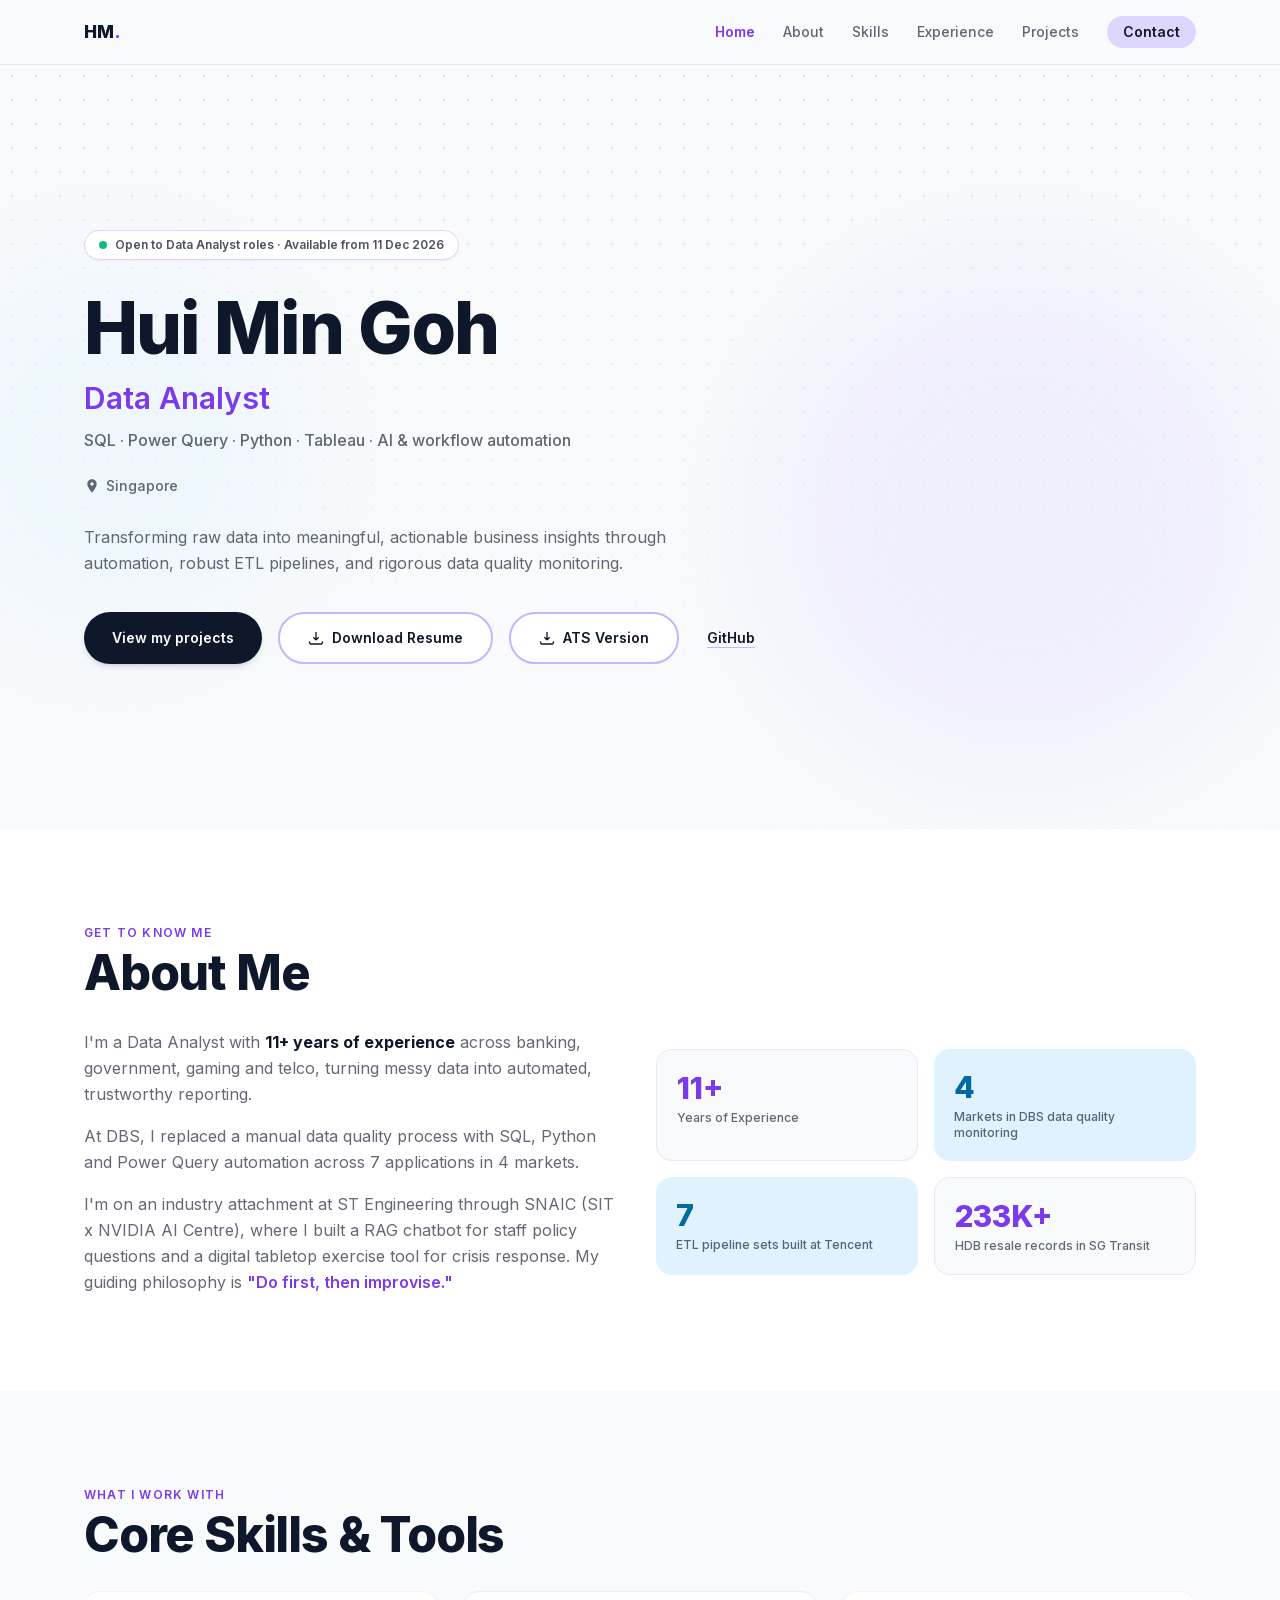
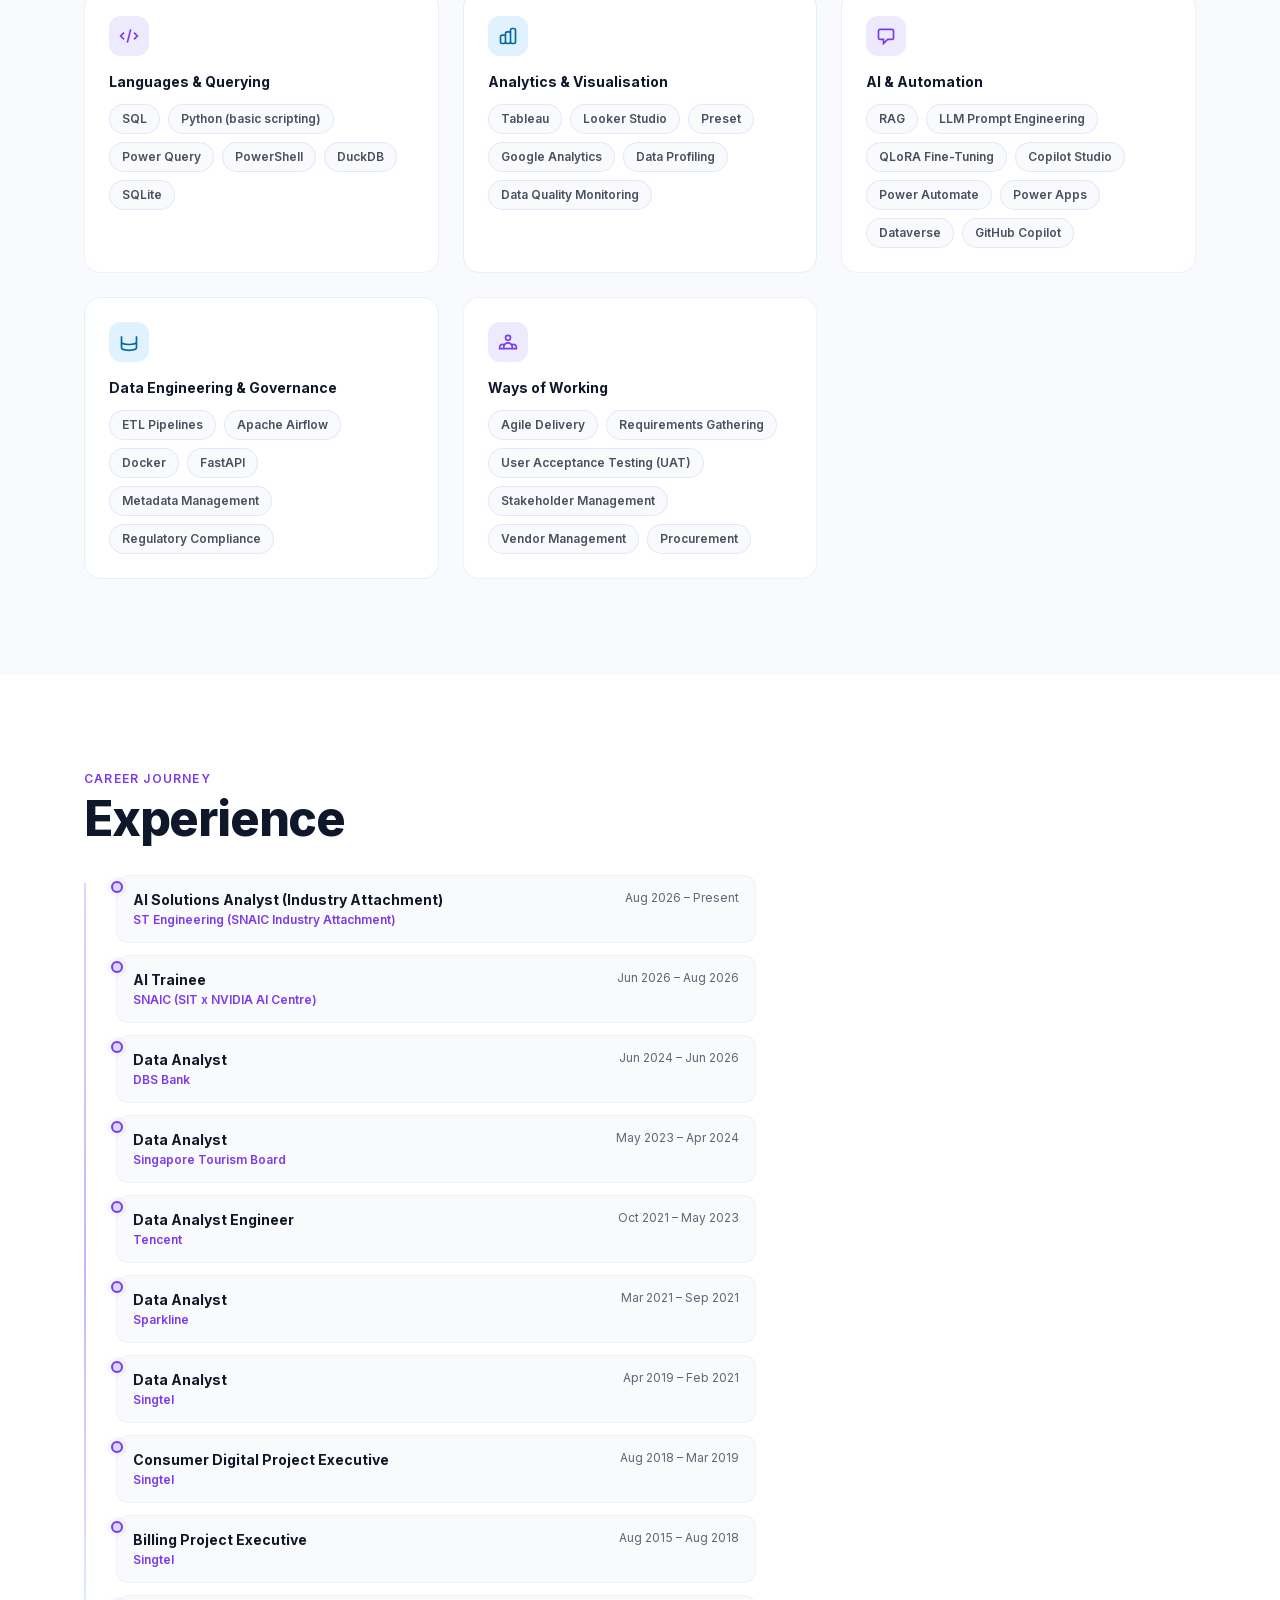
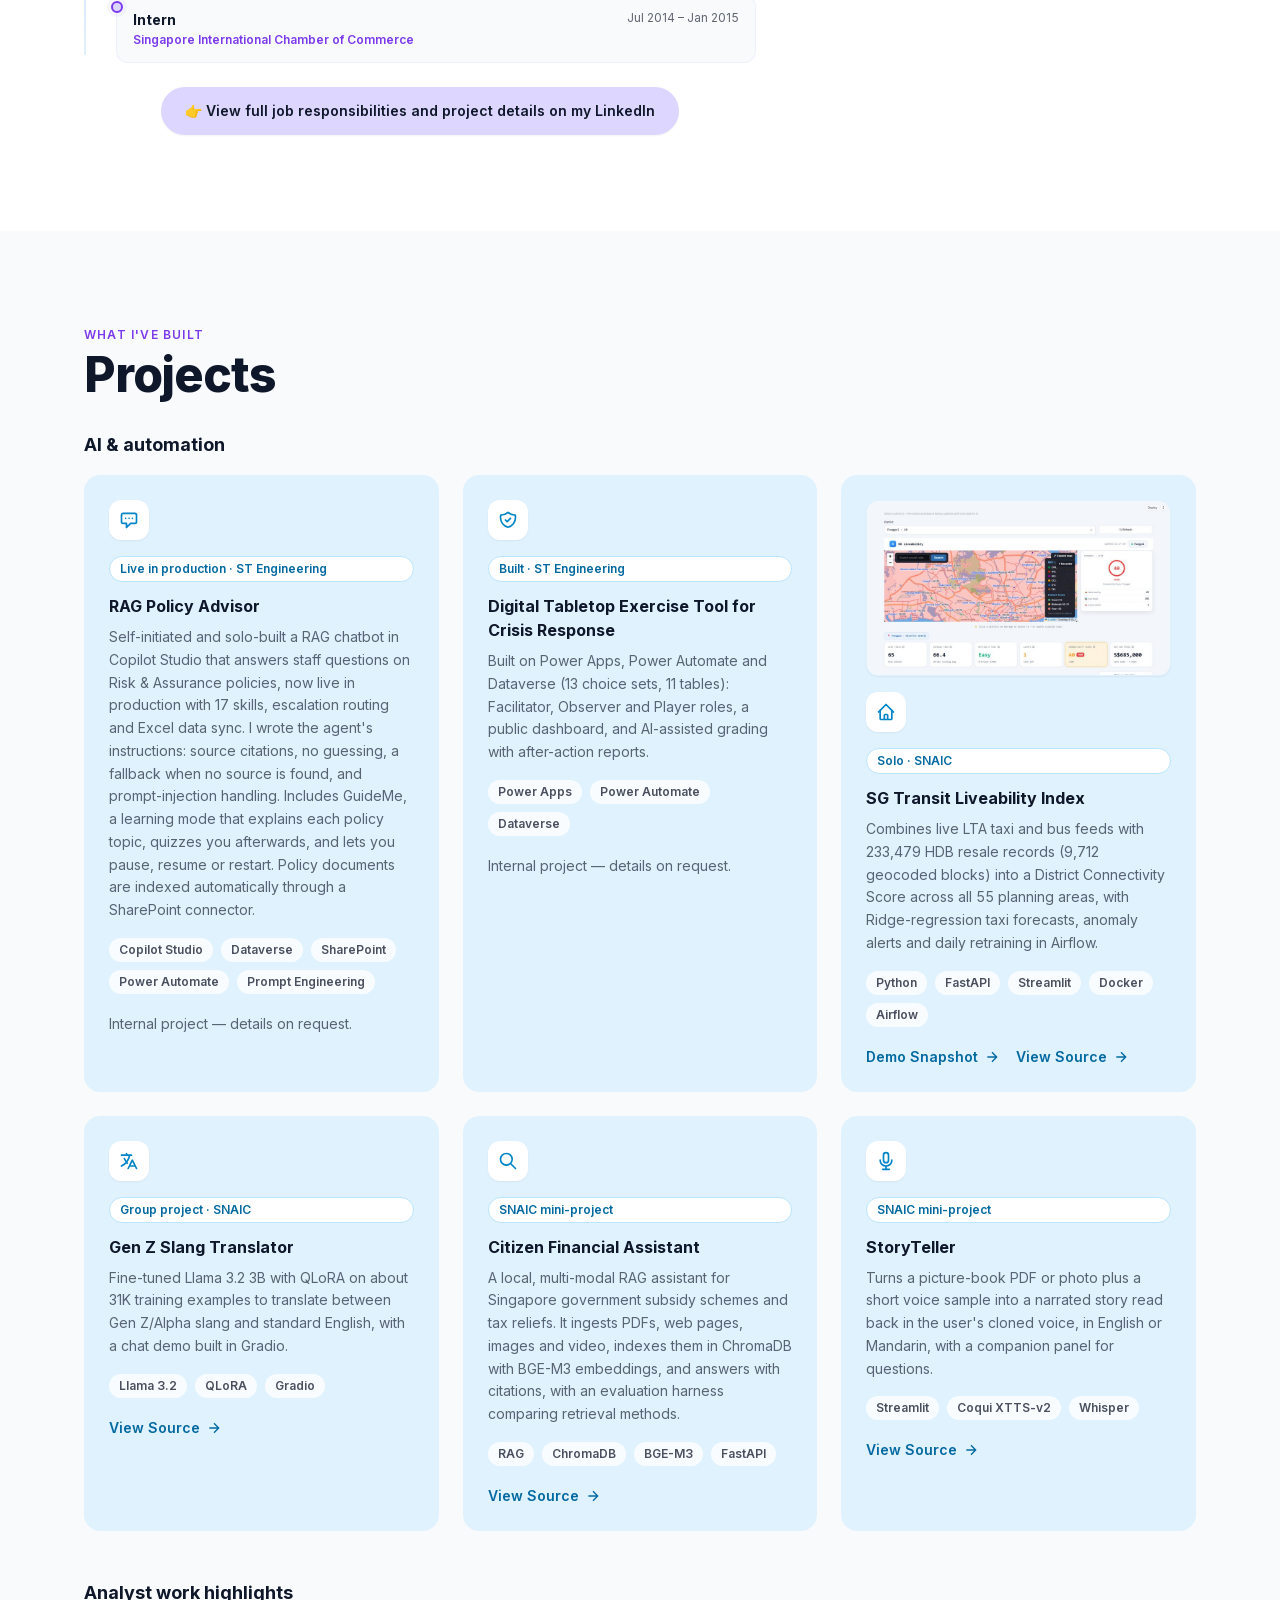
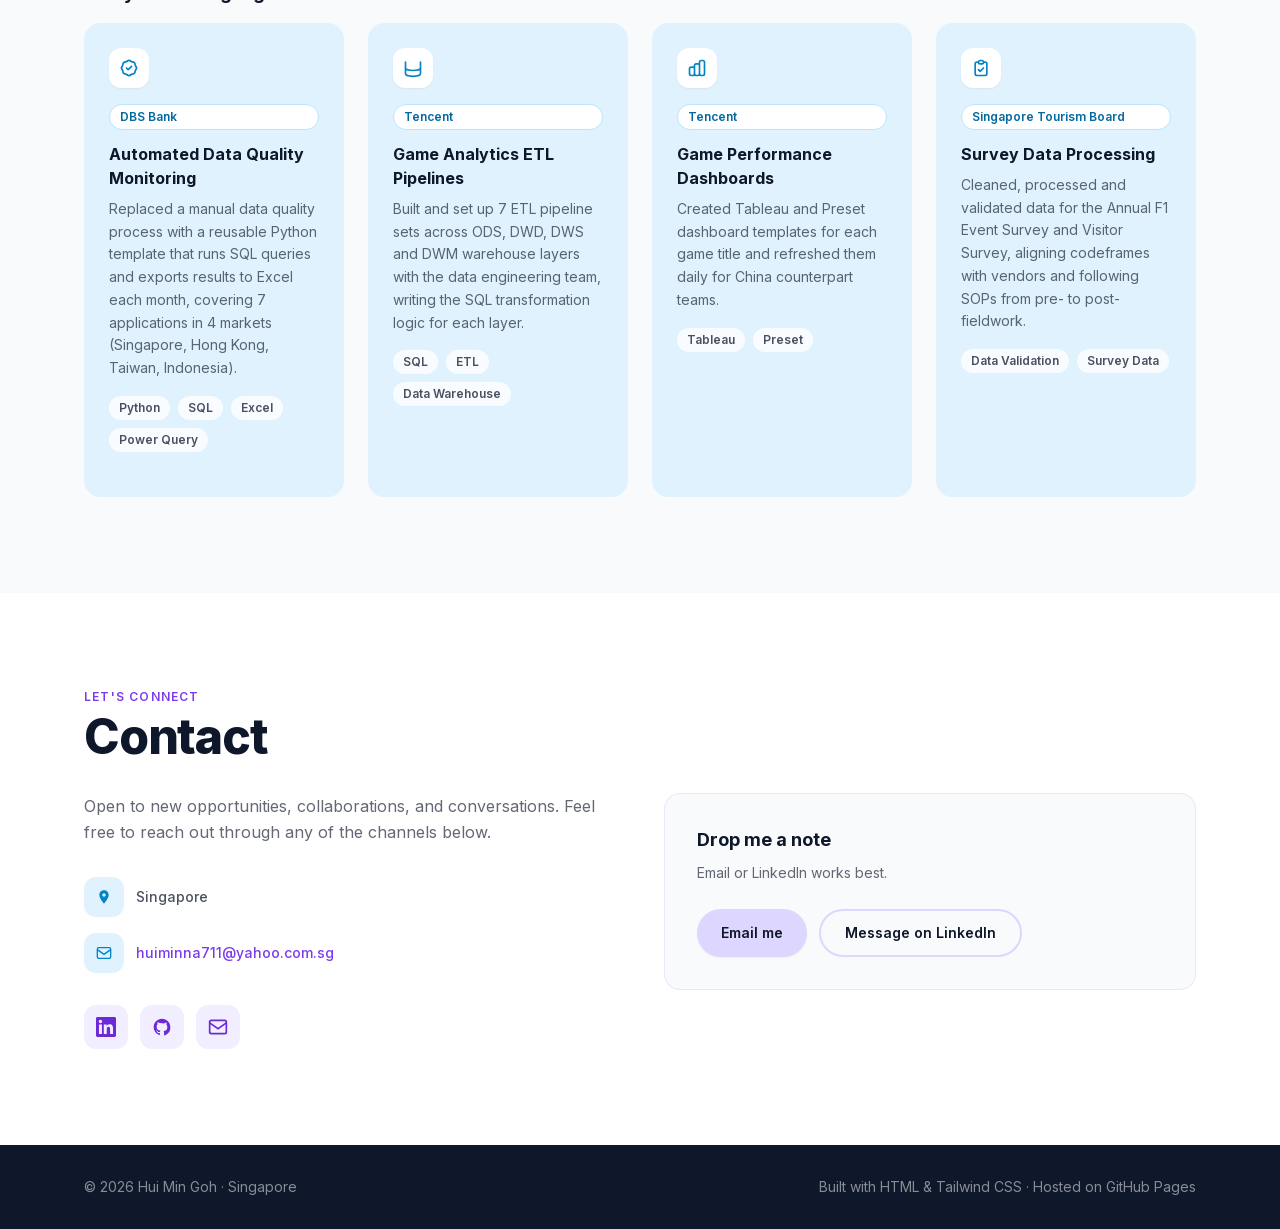
<file: public/index.html>
<!DOCTYPE html>
<html lang="en" class="scroll-smooth">
<head>
  <meta charset="UTF-8">
  <meta name="viewport" content="width=device-width, initial-scale=1.0">
  <meta name="description" content="Hui Min Goh — Data Analyst based in Singapore with 11+ years of experience across banking, government, gaming and telco.">
  <title>Hui Min Goh — Data Analyst</title>
  <meta name="theme-color" content="#F8FAFC">
  <link rel="canonical" href="https://hm-base.github.io/Goh-Hui-Min-site/">
  <link rel="icon" href="favicon.svg" type="image/svg+xml">
  <meta property="og:type" content="website">
  <meta property="og:site_name" content="Hui Min Goh">
  <meta property="og:title" content="Hui Min Goh — Data Analyst">
  <meta property="og:description" content="Data Analyst based in Singapore with 11+ years of experience across banking, government, gaming and telco.">
  <meta property="og:url" content="https://hm-base.github.io/Goh-Hui-Min-site/">
  <meta property="og:image" content="https://hm-base.github.io/Goh-Hui-Min-site/og-image.png">
  <meta property="og:image:alt" content="Hui Min Goh, Data Analyst, Singapore">
  <meta name="twitter:card" content="summary_large_image">
  <link rel="stylesheet" href="tailwind.css">
  <link rel="preload" href="fonts/inter-latin-var.woff" as="font" type="font/woff" crossorigin>
  <style>
    @font-face { font-family: 'Inter'; font-style: normal; font-weight: 400 800; font-display: swap; src: url(fonts/inter-latin-var.woff) format('woff'); }
    body { font-family: 'Inter', system-ui, 'Segoe UI', sans-serif; }
    ::-webkit-scrollbar { width: 5px; }
    ::-webkit-scrollbar-track { background: #F8FAFC; }
    ::-webkit-scrollbar-thumb { background: #DDD6FE; border-radius: 3px; }

    .tl-dot {
      position: absolute;
      left: -5px;
      top: 6px;
      width: 12px;
      height: 12px;
      border-radius: 50%;
      background: #DDD6FE;
      border: 2.5px solid #7C3AED;
      box-shadow: 0 0 0 4px rgba(221,214,254,.25);
    }

    .reveal {
      opacity: 0;
      transform: translateY(20px);
      transition: opacity .55s ease, transform .55s ease;
    }
    .reveal.visible { opacity: 1; transform: translateY(0); }

    .nav-link.active { color: #7C3AED !important; font-weight: 600; }
    .dot-grid { background-image: radial-gradient(#C4B5FD 1px, transparent 1px); background-size: 24px 24px; -webkit-mask-image: linear-gradient(to bottom, #000 0%, transparent 85%); mask-image: linear-gradient(to bottom, #000 0%, transparent 85%); opacity: .45; }
    :focus-visible { outline: 2px solid #7C3AED; outline-offset: 2px; }
    .skip-link { position: absolute; left: -9999px; top: 8px; z-index: 100; background: #0F172A; color: #fff; padding: 8px 14px; border-radius: 8px; font-size: 14px; }
    .skip-link:focus { left: 8px; }
    @media (prefers-reduced-motion: reduce) {
      html { scroll-behavior: auto !important; }
      .reveal { opacity: 1; transform: none; transition: none; }
    }
  </style>
  <noscript><style>.reveal { opacity: 1; transform: none; }</style></noscript>
</head>
<body class="bg-[#F8FAFC] text-[#0F172A] antialiased">
<a href="#main" class="skip-link">Skip to content</a>

<!-- ── NAV ── -->
<header id="navbar" class="fixed top-0 inset-x-0 z-50 bg-[#F8FAFC]/95 backdrop-blur-sm border-b border-[#DDD6FE]/50 transition-shadow duration-300">
  <div class="max-w-6xl mx-auto px-5 h-16 flex items-center justify-between">
    <a href="#home" class="font-extrabold text-lg text-[#0F172A]">HM<span class="text-violet-600">.</span></a>
    <nav aria-label="Main" class="hidden md:flex items-center gap-7">
      <a href="#home"       class="nav-link text-sm font-medium text-[#0F172A]/65 hover:text-violet-600 transition-colors">Home</a>
      <a href="#about"      class="nav-link text-sm font-medium text-[#0F172A]/65 hover:text-violet-600 transition-colors">About</a>
      <a href="#skills"     class="nav-link text-sm font-medium text-[#0F172A]/65 hover:text-violet-600 transition-colors">Skills</a>
      <a href="#experience" class="nav-link text-sm font-medium text-[#0F172A]/65 hover:text-violet-600 transition-colors">Experience</a>
      <a href="#projects"   class="nav-link text-sm font-medium text-[#0F172A]/65 hover:text-violet-600 transition-colors">Projects</a>
      <a href="#contact"    class="bg-[#DDD6FE] text-[#0F172A] text-sm font-semibold px-4 py-1.5 rounded-full hover:bg-violet-200 transition-colors">Contact</a>
    </nav>
    <button id="menu-btn" aria-label="Toggle menu" aria-expanded="false" aria-controls="mobile-menu" class="md:hidden p-2 rounded-lg hover:bg-[#DDD6FE]/30">
      <svg aria-hidden="true" focusable="false" id="ico-open"  class="w-5 h-5" fill="none" stroke="currentColor" viewBox="0 0 24 24"><path stroke-linecap="round" stroke-linejoin="round" stroke-width="2" d="M4 6h16M4 12h16M4 18h16"/></svg>
      <svg aria-hidden="true" focusable="false" id="ico-close" class="w-5 h-5 hidden" fill="none" stroke="currentColor" viewBox="0 0 24 24"><path stroke-linecap="round" stroke-linejoin="round" stroke-width="2" d="M6 18L18 6M6 6l12 12"/></svg>
    </button>
  </div>
  <div id="mobile-menu" class="hidden md:hidden border-t border-[#DDD6FE]/40 bg-[#F8FAFC] px-5 pb-4 pt-3 flex flex-col gap-3">
    <a href="#home"       onclick="closeMob()" class="text-sm font-medium text-[#0F172A]/70">Home</a>
    <a href="#about"      onclick="closeMob()" class="text-sm font-medium text-[#0F172A]/70">About</a>
    <a href="#skills"     onclick="closeMob()" class="text-sm font-medium text-[#0F172A]/70">Skills</a>
    <a href="#experience" onclick="closeMob()" class="text-sm font-medium text-[#0F172A]/70">Experience</a>
    <a href="#projects"   onclick="closeMob()" class="text-sm font-medium text-[#0F172A]/70">Projects</a>
    <a href="#contact"    onclick="closeMob()" class="text-sm font-medium text-[#0F172A]/70">Contact</a>
  </div>
</header>

<main id="main" class="pt-16">

<!-- ── HERO ── -->
<section id="home" class="min-h-[85vh] flex items-center relative overflow-hidden bg-[#F8FAFC]">
  <div class="absolute inset-0 pointer-events-none" aria-hidden="true">
    <div class="dot-grid absolute inset-0"></div>
    <div class="absolute top-1/4 right-0 w-[520px] h-[520px] bg-[#DDD6FE]/30 rounded-full blur-3xl"></div>
    <div class="absolute bottom-1/4 -left-20 w-96 h-96 bg-[#E0F2FE]/40 rounded-full blur-3xl"></div>
  </div>
  <div class="max-w-6xl mx-auto px-5 py-16 relative w-full">
    <p class="inline-flex items-center gap-2 bg-white border border-[#DDD6FE] text-[#0F172A]/75 text-xs font-semibold px-3.5 py-1.5 rounded-full mb-8 shadow-sm">
      <span class="w-2 h-2 rounded-full bg-emerald-500" aria-hidden="true"></span>
      Open to Data Analyst roles · Available from 11 Dec 2026
    </p>
    <h1 class="text-5xl md:text-7xl font-extrabold text-[#0F172A] tracking-tight leading-[1.05] mb-4">Hui Min Goh</h1>
    <p class="text-2xl md:text-3xl font-semibold text-violet-600 mb-3">Data Analyst</p>
    <p class="text-sm md:text-base font-medium text-[#0F172A]/65 mb-6">SQL · Power Query · Python · Tableau · AI &amp; workflow automation</p>
    <div class="flex items-center gap-1.5 text-[#0F172A]/65 mb-7">
      <svg aria-hidden="true" focusable="false" class="w-4 h-4 flex-shrink-0" fill="currentColor" viewBox="0 0 24 24"><path d="M12 2C8.13 2 5 5.13 5 9c0 5.25 7 13 7 13s7-7.75 7-13c0-3.87-3.13-7-7-7zm0 9.5c-1.38 0-2.5-1.12-2.5-2.5s1.12-2.5 2.5-2.5 2.5 1.12 2.5 2.5-1.12 2.5-2.5 2.5z"/></svg>
      <span class="text-sm font-medium">Singapore</span>
    </div>
    <p class="text-base text-[#0F172A]/65 leading-relaxed max-w-2xl mb-9">
      Transforming raw data into meaningful, actionable business insights through automation, robust ETL pipelines, and rigorous data quality monitoring.
    </p>
    <div class="flex flex-wrap gap-4">
      <a href="#projects"
         class="inline-flex items-center gap-2 bg-[#0F172A] text-white font-semibold px-7 py-3.5 rounded-full hover:bg-violet-700 hover:-translate-y-0.5 transition-all shadow-md text-sm">View my projects</a>
      <a href="Hui_Min_Goh_Resume_83689592.pdf" target="_blank" rel="noopener"
         class="inline-flex items-center gap-2 border-2 border-[#C4B5FD] bg-white text-[#0F172A] font-semibold px-7 py-3.5 rounded-full hover:bg-[#DDD6FE]/40 hover:-translate-y-0.5 transition-all text-sm">
        <svg aria-hidden="true" focusable="false" class="w-4 h-4" fill="none" stroke="currentColor" viewBox="0 0 24 24" stroke-width="2"><path d="M12 15V3m0 12l-4-4m4 4l4-4M2 17l.621 2.485A2 2 0 004.561 21h14.878a2 2 0 001.94-1.515L22 17"/></svg>
        Download Resume
      </a>
      <a href="Hui_Min_Goh_Resume_83689592_ATS.pdf" target="_blank" rel="noopener"
         class="inline-flex items-center gap-2 border-2 border-[#C4B5FD] bg-white text-[#0F172A] font-semibold px-7 py-3.5 rounded-full hover:bg-[#DDD6FE]/40 hover:-translate-y-0.5 transition-all text-sm">
        <svg aria-hidden="true" focusable="false" class="w-4 h-4" fill="none" stroke="currentColor" viewBox="0 0 24 24" stroke-width="2"><path d="M12 15V3m0 12l-4-4m4 4l4-4M2 17l.621 2.485A2 2 0 004.561 21h14.878a2 2 0 001.94-1.515L22 17"/></svg>
        ATS Version
      </a>
      <a href="https://github.com/hm-base" target="_blank" rel="noopener"
         class="inline-flex items-center gap-2 text-[#0F172A] font-semibold px-3 py-3.5 rounded-full hover:text-violet-700 transition-colors text-sm underline underline-offset-4 decoration-[#C4B5FD]">GitHub</a>
    </div>
  </div>
</section>

<!-- ── ABOUT ── -->
<section id="about" class="py-16 md:py-24 bg-white">
  <div class="max-w-6xl mx-auto px-5">
    <div class="reveal">
      <p class="text-violet-600 font-semibold text-xs tracking-widest uppercase mb-2">Get to know me</p>
      <h2 class="text-4xl md:text-5xl tracking-tight font-extrabold text-[#0F172A] mb-8">About Me</h2>
    </div>
    <div class="grid md:grid-cols-2 gap-8 items-center">
      <div class="reveal space-y-4 text-[#0F172A]/65 leading-relaxed">
        <p>I'm a Data Analyst with <strong class="text-[#0F172A]">11+ years of experience</strong> across banking, government, gaming and telco, turning messy data into automated, trustworthy reporting.</p>
        <p>At DBS, I replaced a manual data quality process with SQL, Python and Power Query automation across 7 applications in 4 markets.</p>
        <p>I'm on an industry attachment at ST Engineering through SNAIC (SIT x NVIDIA AI Centre), where I built a RAG chatbot for staff policy questions and a digital tabletop exercise tool for crisis response. My guiding philosophy is <em class="text-violet-600 font-semibold not-italic">"Do first, then improvise."</em></p>
      </div>
      <div class="reveal grid grid-cols-2 gap-4">
        <div class="bg-[#F8FAFC] border border-[#DDD6FE]/50 rounded-2xl p-5"><div class="text-3xl font-extrabold text-violet-600 mb-1">11+</div><div class="text-xs font-medium text-[#0F172A]/65">Years of Experience</div></div>
        <div class="bg-[#E0F2FE] rounded-2xl p-5"><div class="text-3xl font-extrabold text-sky-700 mb-1">4</div><div class="text-xs font-medium text-[#0F172A]/65">Markets in DBS data quality monitoring</div></div>
        <div class="bg-[#E0F2FE] rounded-2xl p-5"><div class="text-3xl font-extrabold text-sky-700 mb-1">7</div><div class="text-xs font-medium text-[#0F172A]/65">ETL pipeline sets built at Tencent</div></div>
        <div class="bg-[#F8FAFC] border border-[#DDD6FE]/50 rounded-2xl p-5"><div class="text-3xl font-extrabold text-violet-600 mb-1">233K+</div><div class="text-xs font-medium text-[#0F172A]/65">HDB resale records in SG Transit</div></div>
      </div>
    </div>
  </div>
</section>

<!-- ── SKILLS ── -->
<section id="skills" class="py-16 md:py-24 bg-[#F8FAFC]">
  <div class="max-w-6xl mx-auto px-5">
    <div class="reveal mb-8">
      <p class="text-violet-600 font-semibold text-xs tracking-widest uppercase mb-2">What I work with</p>
      <h2 class="text-4xl md:text-5xl tracking-tight font-extrabold text-[#0F172A]">Core Skills &amp; Tools</h2>
    </div>
    <div class="grid md:grid-cols-3 gap-6">
      <div class="reveal bg-white rounded-2xl border border-[#DDD6FE]/40 hover:border-[#DDD6FE] p-6 hover:shadow-lg transition-all">
        <div class="w-10 h-10 bg-[#DDD6FE]/50 rounded-xl flex items-center justify-center mb-4">
          <svg aria-hidden="true" focusable="false" class="w-5 h-5 text-violet-600" fill="none" stroke="currentColor" viewBox="0 0 24 24" stroke-width="2"><path d="M10 20l4-16m4 4l4 4-4 4M6 16l-4-4 4-4"/></svg>
        </div>
        <h3 class="font-bold text-[#0F172A] text-sm mb-3">Languages &amp; Querying</h3>
        <div class="flex flex-wrap gap-2"><span class="bg-[#F8FAFC] border border-[#DDD6FE]/60 text-[#0F172A]/75 text-xs font-semibold px-3 py-1.5 rounded-full">SQL</span><span class="bg-[#F8FAFC] border border-[#DDD6FE]/60 text-[#0F172A]/75 text-xs font-semibold px-3 py-1.5 rounded-full">Python (basic scripting)</span><span class="bg-[#F8FAFC] border border-[#DDD6FE]/60 text-[#0F172A]/75 text-xs font-semibold px-3 py-1.5 rounded-full">Power Query</span><span class="bg-[#F8FAFC] border border-[#DDD6FE]/60 text-[#0F172A]/75 text-xs font-semibold px-3 py-1.5 rounded-full">PowerShell</span><span class="bg-[#F8FAFC] border border-[#DDD6FE]/60 text-[#0F172A]/75 text-xs font-semibold px-3 py-1.5 rounded-full">DuckDB</span><span class="bg-[#F8FAFC] border border-[#DDD6FE]/60 text-[#0F172A]/75 text-xs font-semibold px-3 py-1.5 rounded-full">SQLite</span></div>
      </div>
      <div class="reveal bg-white rounded-2xl border border-[#E0F2FE] hover:border-sky-200 p-6 hover:shadow-lg transition-all">
        <div class="w-10 h-10 bg-[#E0F2FE] rounded-xl flex items-center justify-center mb-4">
          <svg aria-hidden="true" focusable="false" class="w-5 h-5 text-sky-700" fill="none" stroke="currentColor" viewBox="0 0 24 24" stroke-width="2"><path d="M9 19v-6a2 2 0 00-2-2H5a2 2 0 00-2 2v6a2 2 0 002 2h2a2 2 0 002-2zm0 0V9a2 2 0 012-2h2a2 2 0 012 2v10m-6 0a2 2 0 002 2h2a2 2 0 002-2m0 0V5a2 2 0 012-2h2a2 2 0 012 2v14a2 2 0 01-2 2h-2a2 2 0 01-2-2z"/></svg>
        </div>
        <h3 class="font-bold text-[#0F172A] text-sm mb-3">Analytics &amp; Visualisation</h3>
        <div class="flex flex-wrap gap-2"><span class="bg-[#F8FAFC] border border-[#DDD6FE]/60 text-[#0F172A]/75 text-xs font-semibold px-3 py-1.5 rounded-full">Tableau</span><span class="bg-[#F8FAFC] border border-[#DDD6FE]/60 text-[#0F172A]/75 text-xs font-semibold px-3 py-1.5 rounded-full">Looker Studio</span><span class="bg-[#F8FAFC] border border-[#DDD6FE]/60 text-[#0F172A]/75 text-xs font-semibold px-3 py-1.5 rounded-full">Preset</span><span class="bg-[#F8FAFC] border border-[#DDD6FE]/60 text-[#0F172A]/75 text-xs font-semibold px-3 py-1.5 rounded-full">Google Analytics</span><span class="bg-[#F8FAFC] border border-[#DDD6FE]/60 text-[#0F172A]/75 text-xs font-semibold px-3 py-1.5 rounded-full">Data Profiling</span><span class="bg-[#F8FAFC] border border-[#DDD6FE]/60 text-[#0F172A]/75 text-xs font-semibold px-3 py-1.5 rounded-full">Data Quality Monitoring</span></div>
      </div>
      <div class="reveal bg-white rounded-2xl border border-[#DDD6FE]/40 hover:border-[#DDD6FE] p-6 hover:shadow-lg transition-all">
        <div class="w-10 h-10 bg-[#DDD6FE]/50 rounded-xl flex items-center justify-center mb-4">
          <svg aria-hidden="true" focusable="false" class="w-5 h-5 text-violet-600" fill="none" stroke="currentColor" viewBox="0 0 24 24" stroke-width="2"><path d="M8 10h.01M12 10h.01M16 10h.01M9 16H5a2 2 0 01-2-2V6a2 2 0 012-2h14a2 2 0 012 2v8a2 2 0 01-2 2h-5l-5 5v-5z"/></svg>
        </div>
        <h3 class="font-bold text-[#0F172A] text-sm mb-3">AI &amp; Automation</h3>
        <div class="flex flex-wrap gap-2"><span class="bg-[#F8FAFC] border border-[#DDD6FE]/60 text-[#0F172A]/75 text-xs font-semibold px-3 py-1.5 rounded-full">RAG</span><span class="bg-[#F8FAFC] border border-[#DDD6FE]/60 text-[#0F172A]/75 text-xs font-semibold px-3 py-1.5 rounded-full">LLM Prompt Engineering</span><span class="bg-[#F8FAFC] border border-[#DDD6FE]/60 text-[#0F172A]/75 text-xs font-semibold px-3 py-1.5 rounded-full">QLoRA Fine-Tuning</span><span class="bg-[#F8FAFC] border border-[#DDD6FE]/60 text-[#0F172A]/75 text-xs font-semibold px-3 py-1.5 rounded-full">Copilot Studio</span><span class="bg-[#F8FAFC] border border-[#DDD6FE]/60 text-[#0F172A]/75 text-xs font-semibold px-3 py-1.5 rounded-full">Power Automate</span><span class="bg-[#F8FAFC] border border-[#DDD6FE]/60 text-[#0F172A]/75 text-xs font-semibold px-3 py-1.5 rounded-full">Power Apps</span><span class="bg-[#F8FAFC] border border-[#DDD6FE]/60 text-[#0F172A]/75 text-xs font-semibold px-3 py-1.5 rounded-full">Dataverse</span><span class="bg-[#F8FAFC] border border-[#DDD6FE]/60 text-[#0F172A]/75 text-xs font-semibold px-3 py-1.5 rounded-full">GitHub Copilot</span></div>
      </div>
      <div class="reveal bg-white rounded-2xl border border-[#E0F2FE] hover:border-sky-200 p-6 hover:shadow-lg transition-all">
        <div class="w-10 h-10 bg-[#E0F2FE] rounded-xl flex items-center justify-center mb-4">
          <svg aria-hidden="true" focusable="false" class="w-5 h-5 text-sky-700" fill="none" stroke="currentColor" viewBox="0 0 24 24" stroke-width="2"><path d="M3 5v14c0 1.66 4 3 9 3s9-1.34 9-3V5M21 12c0 1.66-4 3-9 3s-9-1.34-9-3"/></svg>
        </div>
        <h3 class="font-bold text-[#0F172A] text-sm mb-3">Data Engineering &amp; Governance</h3>
        <div class="flex flex-wrap gap-2"><span class="bg-[#F8FAFC] border border-[#DDD6FE]/60 text-[#0F172A]/75 text-xs font-semibold px-3 py-1.5 rounded-full">ETL Pipelines</span><span class="bg-[#F8FAFC] border border-[#DDD6FE]/60 text-[#0F172A]/75 text-xs font-semibold px-3 py-1.5 rounded-full">Apache Airflow</span><span class="bg-[#F8FAFC] border border-[#DDD6FE]/60 text-[#0F172A]/75 text-xs font-semibold px-3 py-1.5 rounded-full">Docker</span><span class="bg-[#F8FAFC] border border-[#DDD6FE]/60 text-[#0F172A]/75 text-xs font-semibold px-3 py-1.5 rounded-full">FastAPI</span><span class="bg-[#F8FAFC] border border-[#DDD6FE]/60 text-[#0F172A]/75 text-xs font-semibold px-3 py-1.5 rounded-full">Metadata Management</span><span class="bg-[#F8FAFC] border border-[#DDD6FE]/60 text-[#0F172A]/75 text-xs font-semibold px-3 py-1.5 rounded-full">Regulatory Compliance</span></div>
      </div>
      <div class="reveal bg-white rounded-2xl border border-[#DDD6FE]/40 hover:border-[#DDD6FE] p-6 hover:shadow-lg transition-all">
        <div class="w-10 h-10 bg-[#DDD6FE]/50 rounded-xl flex items-center justify-center mb-4">
          <svg aria-hidden="true" focusable="false" class="w-5 h-5 text-violet-600" fill="none" stroke="currentColor" viewBox="0 0 24 24" stroke-width="2"><path d="M17 20h5v-2a3 3 0 00-5.356-1.857M17 20H7m10 0v-2c0-.656-.126-1.283-.356-1.857M7 20H2v-2a3 3 0 015.356-1.857M7 20v-2c0-.656.126-1.283.356-1.857m0 0a5.002 5.002 0 019.288 0M15 7a3 3 0 11-6 0 3 3 0 016 0z"/></svg>
        </div>
        <h3 class="font-bold text-[#0F172A] text-sm mb-3">Ways of Working</h3>
        <div class="flex flex-wrap gap-2"><span class="bg-[#F8FAFC] border border-[#DDD6FE]/60 text-[#0F172A]/75 text-xs font-semibold px-3 py-1.5 rounded-full">Agile Delivery</span><span class="bg-[#F8FAFC] border border-[#DDD6FE]/60 text-[#0F172A]/75 text-xs font-semibold px-3 py-1.5 rounded-full">Requirements Gathering</span><span class="bg-[#F8FAFC] border border-[#DDD6FE]/60 text-[#0F172A]/75 text-xs font-semibold px-3 py-1.5 rounded-full">User Acceptance Testing (UAT)</span><span class="bg-[#F8FAFC] border border-[#DDD6FE]/60 text-[#0F172A]/75 text-xs font-semibold px-3 py-1.5 rounded-full">Stakeholder Management</span><span class="bg-[#F8FAFC] border border-[#DDD6FE]/60 text-[#0F172A]/75 text-xs font-semibold px-3 py-1.5 rounded-full">Vendor Management</span><span class="bg-[#F8FAFC] border border-[#DDD6FE]/60 text-[#0F172A]/75 text-xs font-semibold px-3 py-1.5 rounded-full">Procurement</span></div>
      </div>
    </div>
  </div>
</section>

<!-- ── EXPERIENCE ── -->
<section id="experience" class="py-16 md:py-24 bg-white">
  <div class="max-w-6xl mx-auto px-5">
    <div class="reveal mb-8">
      <p class="text-violet-600 font-semibold text-xs tracking-widest uppercase mb-2">Career Journey</p>
      <h2 class="text-4xl md:text-5xl tracking-tight font-extrabold text-[#0F172A]">Experience</h2>
    </div>
    <div class="max-w-2xl">
      <div class="relative pl-8">
        <div class="absolute left-0 top-2 bottom-2 w-0.5 bg-gradient-to-b from-[#DDD6FE] via-[#c4b5fd] to-[#E0F2FE]"></div>

        <div class="space-y-3">
          <!-- ST Engineering -->
          <div class="reveal relative">
            <div class="tl-dot"></div>
            <div class="bg-[#F8FAFC] rounded-xl border border-[#DDD6FE]/30 px-4 py-3.5 hover:border-[#DDD6FE] hover:shadow-sm transition-all flex flex-wrap items-start justify-between gap-2">
              <div><p class="font-bold text-[#0F172A] text-sm">AI Solutions Analyst (Industry Attachment)</p><p class="text-violet-600 font-semibold text-xs mt-0.5">ST Engineering (SNAIC Industry Attachment)</p></div>
              <div class="text-right"><p class="text-xs text-[#0F172A]/65">Aug 2026 – Present</p></div>
            </div>
          </div>
          <!-- SNAIC -->
          <div class="reveal relative" style="transition-delay:.05s">
            <div class="tl-dot"></div>
            <div class="bg-[#F8FAFC] rounded-xl border border-[#DDD6FE]/30 px-4 py-3.5 hover:border-[#DDD6FE] hover:shadow-sm transition-all flex flex-wrap items-start justify-between gap-2">
              <div><p class="font-bold text-[#0F172A] text-sm">AI Trainee</p><p class="text-violet-600 font-semibold text-xs mt-0.5">SNAIC (SIT x NVIDIA AI Centre)</p></div>
              <div class="text-right"><p class="text-xs text-[#0F172A]/65">Jun 2026 – Aug 2026</p></div>
            </div>
          </div>
          <!-- DBS -->
          <div class="reveal relative">
            <div class="tl-dot"></div>
            <div class="bg-[#F8FAFC] rounded-xl border border-[#DDD6FE]/30 px-4 py-3.5 hover:border-[#DDD6FE] hover:shadow-sm transition-all flex flex-wrap items-start justify-between gap-2">
              <div><p class="font-bold text-[#0F172A] text-sm">Data Analyst</p><p class="text-violet-600 font-semibold text-xs mt-0.5">DBS Bank</p></div>
              <div class="text-right"><p class="text-xs text-[#0F172A]/65">Jun 2024 – Jun 2026</p></div>
            </div>
          </div>
          <!-- STB -->
          <div class="reveal relative" style="transition-delay:.05s">
            <div class="tl-dot"></div>
            <div class="bg-[#F8FAFC] rounded-xl border border-[#DDD6FE]/30 px-4 py-3.5 hover:border-[#DDD6FE] hover:shadow-sm transition-all flex flex-wrap items-start justify-between gap-2">
              <div><p class="font-bold text-[#0F172A] text-sm">Data Analyst</p><p class="text-violet-600 font-semibold text-xs mt-0.5">Singapore Tourism Board</p></div>
              <div class="text-right"><p class="text-xs text-[#0F172A]/65">May 2023 – Apr 2024</p></div>
            </div>
          </div>
          <!-- Tencent -->
          <div class="reveal relative" style="transition-delay:.1s">
            <div class="tl-dot"></div>
            <div class="bg-[#F8FAFC] rounded-xl border border-[#DDD6FE]/30 px-4 py-3.5 hover:border-[#DDD6FE] hover:shadow-sm transition-all flex flex-wrap items-start justify-between gap-2">
              <div><p class="font-bold text-[#0F172A] text-sm">Data Analyst Engineer</p><p class="text-violet-600 font-semibold text-xs mt-0.5">Tencent</p></div>
              <div class="text-right"><p class="text-xs text-[#0F172A]/65">Oct 2021 – May 2023</p></div>
            </div>
          </div>
          <!-- Sparkline -->
          <div class="reveal relative" style="transition-delay:.15s">
            <div class="tl-dot"></div>
            <div class="bg-[#F8FAFC] rounded-xl border border-[#DDD6FE]/30 px-4 py-3.5 hover:border-[#DDD6FE] hover:shadow-sm transition-all flex flex-wrap items-start justify-between gap-2">
              <div><p class="font-bold text-[#0F172A] text-sm">Data Analyst</p><p class="text-violet-600 font-semibold text-xs mt-0.5">Sparkline</p></div>
              <div class="text-right"><p class="text-xs text-[#0F172A]/65">Mar 2021 – Sep 2021</p></div>
            </div>
          </div>
          <!-- Singtel DA -->
          <div class="reveal relative" style="transition-delay:.2s">
            <div class="tl-dot"></div>
            <div class="bg-[#F8FAFC] rounded-xl border border-[#DDD6FE]/30 px-4 py-3.5 hover:border-[#DDD6FE] hover:shadow-sm transition-all flex flex-wrap items-start justify-between gap-2">
              <div><p class="font-bold text-[#0F172A] text-sm">Data Analyst</p><p class="text-violet-600 font-semibold text-xs mt-0.5">Singtel</p></div>
              <div class="text-right"><p class="text-xs text-[#0F172A]/65">Apr 2019 – Feb 2021</p></div>
            </div>
          </div>
          <!-- Singtel CDE -->
          <div class="reveal relative" style="transition-delay:.25s">
            <div class="tl-dot"></div>
            <div class="bg-[#F8FAFC] rounded-xl border border-[#DDD6FE]/30 px-4 py-3.5 hover:border-[#DDD6FE] hover:shadow-sm transition-all flex flex-wrap items-start justify-between gap-2">
              <div><p class="font-bold text-[#0F172A] text-sm">Consumer Digital Project Executive</p><p class="text-violet-600 font-semibold text-xs mt-0.5">Singtel</p></div>
              <div class="text-right"><p class="text-xs text-[#0F172A]/65">Aug 2018 – Mar 2019</p></div>
            </div>
          </div>
          <!-- Singtel Billing -->
          <div class="reveal relative" style="transition-delay:.3s">
            <div class="tl-dot"></div>
            <div class="bg-[#F8FAFC] rounded-xl border border-[#DDD6FE]/30 px-4 py-3.5 hover:border-[#DDD6FE] hover:shadow-sm transition-all flex flex-wrap items-start justify-between gap-2">
              <div><p class="font-bold text-[#0F172A] text-sm">Billing Project Executive</p><p class="text-violet-600 font-semibold text-xs mt-0.5">Singtel</p></div>
              <div class="text-right"><p class="text-xs text-[#0F172A]/65">Aug 2015 – Aug 2018</p></div>
            </div>
          </div>
          <!-- SICC -->
          <div class="reveal relative" style="transition-delay:.35s">
            <div class="tl-dot"></div>
            <div class="bg-[#F8FAFC] rounded-xl border border-[#DDD6FE]/30 px-4 py-3.5 hover:border-[#DDD6FE] hover:shadow-sm transition-all flex flex-wrap items-start justify-between gap-2">
              <div><p class="font-bold text-[#0F172A] text-sm">Intern</p><p class="text-violet-600 font-semibold text-xs mt-0.5">Singapore International Chamber of Commerce</p></div>
              <div class="text-right"><p class="text-xs text-[#0F172A]/65">Jul 2014 – Jan 2015</p></div>
            </div>
          </div>
        </div>
      </div>

      <div class="reveal mt-6 text-center" style="transition-delay:.1s">
        <a href="https://www.linkedin.com/in/hui-min-goh-01802ba3/" target="_blank" rel="noopener"
           class="inline-flex items-center gap-2 bg-[#DDD6FE] text-[#0F172A] font-semibold px-6 py-3.5 rounded-full hover:bg-violet-200 hover:-translate-y-0.5 transition-all shadow-sm text-sm">
          👉 View full job responsibilities and project details on my LinkedIn
        </a>
      </div>
    </div>
  </div>
</section>

<!-- ── PROJECTS ── -->
<section id="projects" class="py-16 md:py-24 bg-[#F8FAFC]">
  <div class="max-w-6xl mx-auto px-5">
    <div class="reveal mb-8">
      <p class="text-violet-600 font-semibold text-xs tracking-widest uppercase mb-2">What I've built</p>
      <h2 class="text-4xl md:text-5xl tracking-tight font-extrabold text-[#0F172A]">Projects</h2>
    </div>
    <h3 class="reveal font-bold text-[#0F172A] text-lg mb-4">AI &amp; automation</h3>
    <div class="grid md:grid-cols-2 lg:grid-cols-3 gap-6 mb-12">
      <div class="reveal bg-[#E0F2FE] rounded-2xl p-6 border border-sky-100 hover:shadow-xl hover:-translate-y-1 transition-all flex flex-col">
        <div class="w-10 h-10 bg-white rounded-xl flex items-center justify-center mb-4 shadow-sm">
          <svg aria-hidden="true" focusable="false" class="w-5 h-5 text-sky-600" fill="none" stroke="currentColor" viewBox="0 0 24 24" stroke-width="2"><path stroke-linecap="round" stroke-linejoin="round" d="M8 10h.01M12 10h.01M16 10h.01M9 16H5a2 2 0 01-2-2V6a2 2 0 012-2h14a2 2 0 012 2v8a2 2 0 01-2 2h-5l-5 5v-5z"/></svg>
        </div>
        <p class="inline-block bg-white text-sky-700 border border-sky-200 text-xs font-semibold px-2.5 py-1 rounded-full mb-3">Live in production · ST Engineering</p>
        <h3 class="font-bold text-[#0F172A] text-base mb-2">RAG Policy Advisor</h3>
        <p class="text-[#0F172A]/65 text-sm leading-relaxed mb-4">Self-initiated and solo-built a RAG chatbot in Copilot Studio that answers staff questions on Risk &amp; Assurance policies, now live in production with 17 skills, escalation routing and Excel data sync. I wrote the agent's instructions: source citations, no guessing, a fallback when no source is found, and prompt-injection handling. Includes GuideMe, a learning mode that explains each policy topic, quizzes you afterwards, and lets you pause, resume or restart. Policy documents are indexed automatically through a SharePoint connector.</p>
        <div class="flex flex-wrap gap-2 mb-5"><span class="bg-white/80 text-[#0F172A]/75 text-xs font-semibold px-2.5 py-1 rounded-full">Copilot Studio</span><span class="bg-white/80 text-[#0F172A]/75 text-xs font-semibold px-2.5 py-1 rounded-full">Dataverse</span><span class="bg-white/80 text-[#0F172A]/75 text-xs font-semibold px-2.5 py-1 rounded-full">SharePoint</span><span class="bg-white/80 text-[#0F172A]/75 text-xs font-semibold px-2.5 py-1 rounded-full">Power Automate</span><span class="bg-white/80 text-[#0F172A]/75 text-xs font-semibold px-2.5 py-1 rounded-full">Prompt Engineering</span></div>
        <p class="text-[#0F172A]/65 text-sm">Internal project — details on request.</p>
      </div>
      <div class="reveal bg-[#E0F2FE] rounded-2xl p-6 border border-sky-100 hover:shadow-xl hover:-translate-y-1 transition-all flex flex-col">
        <div class="w-10 h-10 bg-white rounded-xl flex items-center justify-center mb-4 shadow-sm">
          <svg aria-hidden="true" focusable="false" class="w-5 h-5 text-sky-600" fill="none" stroke="currentColor" viewBox="0 0 24 24" stroke-width="2"><path stroke-linecap="round" stroke-linejoin="round" d="M9 12l2 2 4-4m5.618-4.016A11.955 11.955 0 0112 2.944a11.955 11.955 0 01-8.618 3.04A12.02 12.02 0 003 9c0 5.591 3.824 10.29 9 11.622 5.176-1.332 9-6.03 9-11.622 0-1.042-.133-2.052-.382-3.016z"/></svg>
        </div>
        <p class="inline-block bg-white text-sky-700 border border-sky-200 text-xs font-semibold px-2.5 py-1 rounded-full mb-3">Built · ST Engineering</p>
        <h3 class="font-bold text-[#0F172A] text-base mb-2">Digital Tabletop Exercise Tool for Crisis Response</h3>
        <p class="text-[#0F172A]/65 text-sm leading-relaxed mb-4">Built on Power Apps, Power Automate and Dataverse (13 choice sets, 11 tables): Facilitator, Observer and Player roles, a public dashboard, and AI-assisted grading with after-action reports.</p>
        <div class="flex flex-wrap gap-2 mb-5"><span class="bg-white/80 text-[#0F172A]/75 text-xs font-semibold px-2.5 py-1 rounded-full">Power Apps</span><span class="bg-white/80 text-[#0F172A]/75 text-xs font-semibold px-2.5 py-1 rounded-full">Power Automate</span><span class="bg-white/80 text-[#0F172A]/75 text-xs font-semibold px-2.5 py-1 rounded-full">Dataverse</span></div>
        <p class="text-[#0F172A]/65 text-sm">Internal project — details on request.</p>
      </div>
      <div class="reveal bg-[#E0F2FE] rounded-2xl p-6 border border-sky-100 hover:shadow-xl hover:-translate-y-1 transition-all flex flex-col">
        <a href="sg-transit/index.html" class="block mb-4"><img src="sg-transit/screenshots/overview-thumb.jpg" width="840" height="528" loading="lazy" alt="Overview tab of the SG Transit Liveability dashboard: a district map with MRT lines and KPI tiles for live taxis, connectivity score and average HDB price." class="w-full h-44 object-cover object-top rounded-xl border border-sky-100 shadow-sm"></a>
        <div class="w-10 h-10 bg-white rounded-xl flex items-center justify-center mb-4 shadow-sm">
          <svg aria-hidden="true" focusable="false" class="w-5 h-5 text-sky-600" fill="none" stroke="currentColor" viewBox="0 0 24 24" stroke-width="2"><path stroke-linecap="round" stroke-linejoin="round" d="M3 12l2-2m0 0l7-7 7 7M5 10v10a1 1 0 001 1h3m10-11l2 2m-2-2v10a1 1 0 01-1 1h-3m-6 0a1 1 0 001-1v-4a1 1 0 011-1h2a1 1 0 011 1v4a1 1 0 001 1m-6 0h6"/></svg>
        </div>
        <p class="inline-block bg-white text-sky-700 border border-sky-200 text-xs font-semibold px-2.5 py-1 rounded-full mb-3">Solo · SNAIC</p>
        <h3 class="font-bold text-[#0F172A] text-base mb-2">SG Transit Liveability Index</h3>
        <p class="text-[#0F172A]/65 text-sm leading-relaxed mb-4">Combines live LTA taxi and bus feeds with 233,479 HDB resale records (9,712 geocoded blocks) into a District Connectivity Score across all 55 planning areas, with Ridge-regression taxi forecasts, anomaly alerts and daily retraining in Airflow.</p>
        <div class="flex flex-wrap gap-2 mb-5"><span class="bg-white/80 text-[#0F172A]/75 text-xs font-semibold px-2.5 py-1 rounded-full">Python</span><span class="bg-white/80 text-[#0F172A]/75 text-xs font-semibold px-2.5 py-1 rounded-full">FastAPI</span><span class="bg-white/80 text-[#0F172A]/75 text-xs font-semibold px-2.5 py-1 rounded-full">Streamlit</span><span class="bg-white/80 text-[#0F172A]/75 text-xs font-semibold px-2.5 py-1 rounded-full">Docker</span><span class="bg-white/80 text-[#0F172A]/75 text-xs font-semibold px-2.5 py-1 rounded-full">Airflow</span></div>
        <div class="flex flex-wrap gap-x-4 gap-y-1">
          <a href="sg-transit/index.html" class="inline-flex items-center gap-1.5 text-sky-700 font-semibold text-sm hover:gap-2.5 transition-all">Demo Snapshot <svg aria-hidden="true" focusable="false" class="w-4 h-4" fill="none" stroke="currentColor" viewBox="0 0 24 24" stroke-width="2"><path d="M5 12h14M12 5l7 7-7 7"/></svg></a>
          <a href="https://github.com/hm-base/sg-transit-liveability" target="_blank" rel="noopener" class="inline-flex items-center gap-1.5 text-sky-700 font-semibold text-sm hover:gap-2.5 transition-all">View Source <svg aria-hidden="true" focusable="false" class="w-4 h-4" fill="none" stroke="currentColor" viewBox="0 0 24 24" stroke-width="2"><path d="M5 12h14M12 5l7 7-7 7"/></svg></a>
        </div>
      </div>
      <div class="reveal bg-[#E0F2FE] rounded-2xl p-6 border border-sky-100 hover:shadow-xl hover:-translate-y-1 transition-all flex flex-col">
        <div class="w-10 h-10 bg-white rounded-xl flex items-center justify-center mb-4 shadow-sm">
          <svg aria-hidden="true" focusable="false" class="w-5 h-5 text-sky-600" fill="none" stroke="currentColor" viewBox="0 0 24 24" stroke-width="2"><path stroke-linecap="round" stroke-linejoin="round" d="M3 5h12M9 3v2m1.048 9.5A18.022 18.022 0 016.412 9m6.088 9h7M11 21l5-10 5 10M12.751 5C11.783 10.77 8.07 15.61 3 18.129"/></svg>
        </div>
        <p class="inline-block bg-white text-sky-700 border border-sky-200 text-xs font-semibold px-2.5 py-1 rounded-full mb-3">Group project · SNAIC</p>
        <h3 class="font-bold text-[#0F172A] text-base mb-2">Gen Z Slang Translator</h3>
        <p class="text-[#0F172A]/65 text-sm leading-relaxed mb-4">Fine-tuned Llama 3.2 3B with QLoRA on about 31K training examples to translate between Gen Z/Alpha slang and standard English, with a chat demo built in Gradio.</p>
        <div class="flex flex-wrap gap-2 mb-5"><span class="bg-white/80 text-[#0F172A]/75 text-xs font-semibold px-2.5 py-1 rounded-full">Llama 3.2</span><span class="bg-white/80 text-[#0F172A]/75 text-xs font-semibold px-2.5 py-1 rounded-full">QLoRA</span><span class="bg-white/80 text-[#0F172A]/75 text-xs font-semibold px-2.5 py-1 rounded-full">Gradio</span></div>
        <div class="flex flex-wrap gap-x-4 gap-y-1">
          <a href="https://github.com/hm-base/gen-z-alpha-translator" target="_blank" rel="noopener" class="inline-flex items-center gap-1.5 text-sky-700 font-semibold text-sm hover:gap-2.5 transition-all">View Source <svg aria-hidden="true" focusable="false" class="w-4 h-4" fill="none" stroke="currentColor" viewBox="0 0 24 24" stroke-width="2"><path d="M5 12h14M12 5l7 7-7 7"/></svg></a>
        </div>
      </div>
      <div class="reveal bg-[#E0F2FE] rounded-2xl p-6 border border-sky-100 hover:shadow-xl hover:-translate-y-1 transition-all flex flex-col">
        <div class="w-10 h-10 bg-white rounded-xl flex items-center justify-center mb-4 shadow-sm">
          <svg aria-hidden="true" focusable="false" class="w-5 h-5 text-sky-600" fill="none" stroke="currentColor" viewBox="0 0 24 24" stroke-width="2"><path stroke-linecap="round" stroke-linejoin="round" d="M21 21l-6-6m2-5a7 7 0 11-14 0 7 7 0 0114 0z"/></svg>
        </div>
        <p class="inline-block bg-white text-sky-700 border border-sky-200 text-xs font-semibold px-2.5 py-1 rounded-full mb-3">SNAIC mini-project</p>
        <h3 class="font-bold text-[#0F172A] text-base mb-2">Citizen Financial Assistant</h3>
        <p class="text-[#0F172A]/65 text-sm leading-relaxed mb-4">A local, multi-modal RAG assistant for Singapore government subsidy schemes and tax reliefs. It ingests PDFs, web pages, images and video, indexes them in ChromaDB with BGE-M3 embeddings, and answers with citations, with an evaluation harness comparing retrieval methods.</p>
        <div class="flex flex-wrap gap-2 mb-5"><span class="bg-white/80 text-[#0F172A]/75 text-xs font-semibold px-2.5 py-1 rounded-full">RAG</span><span class="bg-white/80 text-[#0F172A]/75 text-xs font-semibold px-2.5 py-1 rounded-full">ChromaDB</span><span class="bg-white/80 text-[#0F172A]/75 text-xs font-semibold px-2.5 py-1 rounded-full">BGE-M3</span><span class="bg-white/80 text-[#0F172A]/75 text-xs font-semibold px-2.5 py-1 rounded-full">FastAPI</span></div>
        <div class="flex flex-wrap gap-x-4 gap-y-1">
          <a href="https://github.com/hm-base/sg-citizen-financial-assistant" target="_blank" rel="noopener" class="inline-flex items-center gap-1.5 text-sky-700 font-semibold text-sm hover:gap-2.5 transition-all">View Source <svg aria-hidden="true" focusable="false" class="w-4 h-4" fill="none" stroke="currentColor" viewBox="0 0 24 24" stroke-width="2"><path d="M5 12h14M12 5l7 7-7 7"/></svg></a>
        </div>
      </div>
      <div class="reveal bg-[#E0F2FE] rounded-2xl p-6 border border-sky-100 hover:shadow-xl hover:-translate-y-1 transition-all flex flex-col">
        <div class="w-10 h-10 bg-white rounded-xl flex items-center justify-center mb-4 shadow-sm">
          <svg aria-hidden="true" focusable="false" class="w-5 h-5 text-sky-600" fill="none" stroke="currentColor" viewBox="0 0 24 24" stroke-width="2"><path stroke-linecap="round" stroke-linejoin="round" d="M19 11a7 7 0 01-7 7m0 0a7 7 0 01-7-7m7 7v4m0 0H8m4 0h4m-4-8a3 3 0 01-3-3V5a3 3 0 116 0v6a3 3 0 01-3 3z"/></svg>
        </div>
        <p class="inline-block bg-white text-sky-700 border border-sky-200 text-xs font-semibold px-2.5 py-1 rounded-full mb-3">SNAIC mini-project</p>
        <h3 class="font-bold text-[#0F172A] text-base mb-2">StoryTeller</h3>
        <p class="text-[#0F172A]/65 text-sm leading-relaxed mb-4">Turns a picture-book PDF or photo plus a short voice sample into a narrated story read back in the user's cloned voice, in English or Mandarin, with a companion panel for questions.</p>
        <div class="flex flex-wrap gap-2 mb-5"><span class="bg-white/80 text-[#0F172A]/75 text-xs font-semibold px-2.5 py-1 rounded-full">Streamlit</span><span class="bg-white/80 text-[#0F172A]/75 text-xs font-semibold px-2.5 py-1 rounded-full">Coqui XTTS-v2</span><span class="bg-white/80 text-[#0F172A]/75 text-xs font-semibold px-2.5 py-1 rounded-full">Whisper</span></div>
        <div class="flex flex-wrap gap-x-4 gap-y-1">
          <a href="https://github.com/hongming111/StoryTeller" target="_blank" rel="noopener" class="inline-flex items-center gap-1.5 text-sky-700 font-semibold text-sm hover:gap-2.5 transition-all">View Source <svg aria-hidden="true" focusable="false" class="w-4 h-4" fill="none" stroke="currentColor" viewBox="0 0 24 24" stroke-width="2"><path d="M5 12h14M12 5l7 7-7 7"/></svg></a>
        </div>
      </div>
    </div>
    <h3 class="reveal font-bold text-[#0F172A] text-lg mb-4">Analyst work highlights</h3>
    <div class="grid md:grid-cols-2 lg:grid-cols-4 gap-6">
      <div class="reveal bg-[#E0F2FE] rounded-2xl p-6 border border-sky-100 hover:shadow-xl hover:-translate-y-1 transition-all flex flex-col">
        <div class="w-10 h-10 bg-white rounded-xl flex items-center justify-center mb-4 shadow-sm">
          <svg aria-hidden="true" focusable="false" class="w-5 h-5 text-sky-600" fill="none" stroke="currentColor" viewBox="0 0 24 24" stroke-width="2"><path stroke-linecap="round" stroke-linejoin="round" d="M9 12l2 2 4-4M7.835 4.697a3.42 3.42 0 001.946-.806 3.42 3.42 0 014.438 0 3.42 3.42 0 001.946.806 3.42 3.42 0 013.138 3.138 3.42 3.42 0 00.806 1.946 3.42 3.42 0 010 4.438 3.42 3.42 0 00-.806 1.946 3.42 3.42 0 01-3.138 3.138 3.42 3.42 0 00-1.946.806 3.42 3.42 0 01-4.438 0 3.42 3.42 0 00-1.946-.806 3.42 3.42 0 01-3.138-3.138 3.42 3.42 0 00-.806-1.946 3.42 3.42 0 010-4.438 3.42 3.42 0 00.806-1.946 3.42 3.42 0 013.138-3.138z"/></svg>
        </div>
        <p class="inline-block bg-white text-sky-700 border border-sky-200 text-xs font-semibold px-2.5 py-1 rounded-full mb-3">DBS Bank</p>
        <h3 class="font-bold text-[#0F172A] text-base mb-2">Automated Data Quality Monitoring</h3>
        <p class="text-[#0F172A]/65 text-sm leading-relaxed mb-4">Replaced a manual data quality process with a reusable Python template that runs SQL queries and exports results to Excel each month, covering 7 applications in 4 markets (Singapore, Hong Kong, Taiwan, Indonesia).</p>
        <div class="flex flex-wrap gap-2 mb-5"><span class="bg-white/80 text-[#0F172A]/75 text-xs font-semibold px-2.5 py-1 rounded-full">Python</span><span class="bg-white/80 text-[#0F172A]/75 text-xs font-semibold px-2.5 py-1 rounded-full">SQL</span><span class="bg-white/80 text-[#0F172A]/75 text-xs font-semibold px-2.5 py-1 rounded-full">Excel</span><span class="bg-white/80 text-[#0F172A]/75 text-xs font-semibold px-2.5 py-1 rounded-full">Power Query</span></div>
      </div>
      <div class="reveal bg-[#E0F2FE] rounded-2xl p-6 border border-sky-100 hover:shadow-xl hover:-translate-y-1 transition-all flex flex-col">
        <div class="w-10 h-10 bg-white rounded-xl flex items-center justify-center mb-4 shadow-sm">
          <svg aria-hidden="true" focusable="false" class="w-5 h-5 text-sky-600" fill="none" stroke="currentColor" viewBox="0 0 24 24" stroke-width="2"><path stroke-linecap="round" stroke-linejoin="round" d="M3 5v14c0 1.66 4 3 9 3s9-1.34 9-3V5M21 12c0 1.66-4 3-9 3s-9-1.34-9-3"/></svg>
        </div>
        <p class="inline-block bg-white text-sky-700 border border-sky-200 text-xs font-semibold px-2.5 py-1 rounded-full mb-3">Tencent</p>
        <h3 class="font-bold text-[#0F172A] text-base mb-2">Game Analytics ETL Pipelines</h3>
        <p class="text-[#0F172A]/65 text-sm leading-relaxed mb-4">Built and set up 7 ETL pipeline sets across ODS, DWD, DWS and DWM warehouse layers with the data engineering team, writing the SQL transformation logic for each layer.</p>
        <div class="flex flex-wrap gap-2 mb-5"><span class="bg-white/80 text-[#0F172A]/75 text-xs font-semibold px-2.5 py-1 rounded-full">SQL</span><span class="bg-white/80 text-[#0F172A]/75 text-xs font-semibold px-2.5 py-1 rounded-full">ETL</span><span class="bg-white/80 text-[#0F172A]/75 text-xs font-semibold px-2.5 py-1 rounded-full">Data Warehouse</span></div>
      </div>
      <div class="reveal bg-[#E0F2FE] rounded-2xl p-6 border border-sky-100 hover:shadow-xl hover:-translate-y-1 transition-all flex flex-col">
        <div class="w-10 h-10 bg-white rounded-xl flex items-center justify-center mb-4 shadow-sm">
          <svg aria-hidden="true" focusable="false" class="w-5 h-5 text-sky-600" fill="none" stroke="currentColor" viewBox="0 0 24 24" stroke-width="2"><path stroke-linecap="round" stroke-linejoin="round" d="M9 19v-6a2 2 0 00-2-2H5a2 2 0 00-2 2v6a2 2 0 002 2h2a2 2 0 002-2zm0 0V9a2 2 0 012-2h2a2 2 0 012 2v10m-6 0a2 2 0 002 2h2a2 2 0 002-2m0 0V5a2 2 0 012-2h2a2 2 0 012 2v14a2 2 0 01-2 2h-2a2 2 0 01-2-2z"/></svg>
        </div>
        <p class="inline-block bg-white text-sky-700 border border-sky-200 text-xs font-semibold px-2.5 py-1 rounded-full mb-3">Tencent</p>
        <h3 class="font-bold text-[#0F172A] text-base mb-2">Game Performance Dashboards</h3>
        <p class="text-[#0F172A]/65 text-sm leading-relaxed mb-4">Created Tableau and Preset dashboard templates for each game title and refreshed them daily for China counterpart teams.</p>
        <div class="flex flex-wrap gap-2 mb-5"><span class="bg-white/80 text-[#0F172A]/75 text-xs font-semibold px-2.5 py-1 rounded-full">Tableau</span><span class="bg-white/80 text-[#0F172A]/75 text-xs font-semibold px-2.5 py-1 rounded-full">Preset</span></div>
      </div>
      <div class="reveal bg-[#E0F2FE] rounded-2xl p-6 border border-sky-100 hover:shadow-xl hover:-translate-y-1 transition-all flex flex-col">
        <div class="w-10 h-10 bg-white rounded-xl flex items-center justify-center mb-4 shadow-sm">
          <svg aria-hidden="true" focusable="false" class="w-5 h-5 text-sky-600" fill="none" stroke="currentColor" viewBox="0 0 24 24" stroke-width="2"><path stroke-linecap="round" stroke-linejoin="round" d="M9 5H7a2 2 0 00-2 2v12a2 2 0 002 2h10a2 2 0 002-2V7a2 2 0 00-2-2h-2M9 5a2 2 0 002 2h2a2 2 0 002-2M9 5a2 2 0 012-2h2a2 2 0 012 2m-6 9l2 2 4-4"/></svg>
        </div>
        <p class="inline-block bg-white text-sky-700 border border-sky-200 text-xs font-semibold px-2.5 py-1 rounded-full mb-3">Singapore Tourism Board</p>
        <h3 class="font-bold text-[#0F172A] text-base mb-2">Survey Data Processing</h3>
        <p class="text-[#0F172A]/65 text-sm leading-relaxed mb-4">Cleaned, processed and validated data for the Annual F1 Event Survey and Visitor Survey, aligning codeframes with vendors and following SOPs from pre- to post-fieldwork.</p>
        <div class="flex flex-wrap gap-2 mb-5"><span class="bg-white/80 text-[#0F172A]/75 text-xs font-semibold px-2.5 py-1 rounded-full">Data Validation</span><span class="bg-white/80 text-[#0F172A]/75 text-xs font-semibold px-2.5 py-1 rounded-full">Survey Data</span></div>
      </div>
    </div>
  </div>
</section>

<!-- ── CONTACT ── -->
<section id="contact" class="py-16 md:py-24 bg-white">
  <div class="max-w-6xl mx-auto px-5">
    <div class="reveal mb-8">
      <p class="text-violet-600 font-semibold text-xs tracking-widest uppercase mb-2">Let's connect</p>
      <h2 class="text-4xl md:text-5xl tracking-tight font-extrabold text-[#0F172A]">Contact</h2>
    </div>
    <div class="grid md:grid-cols-2 gap-12">
      <div class="reveal">
        <p class="text-[#0F172A]/65 leading-relaxed mb-8">Open to new opportunities, collaborations, and conversations. Feel free to reach out through any of the channels below.</p>
        <div class="space-y-4 mb-8">
          <div class="flex items-center gap-3">
            <div class="w-10 h-10 bg-[#E0F2FE] rounded-xl flex items-center justify-center flex-shrink-0">
              <svg aria-hidden="true" focusable="false" class="w-4 h-4 text-sky-600" fill="currentColor" viewBox="0 0 24 24"><path d="M12 2C8.13 2 5 5.13 5 9c0 5.25 7 13 7 13s7-7.75 7-13c0-3.87-3.13-7-7-7zm0 9.5c-1.38 0-2.5-1.12-2.5-2.5s1.12-2.5 2.5-2.5 2.5 1.12 2.5 2.5-1.12 2.5-2.5 2.5z"/></svg>
            </div>
            <span class="text-sm font-medium text-[#0F172A]/75">Singapore</span>
          </div>
          <div class="flex items-center gap-3">
            <div class="w-10 h-10 bg-[#E0F2FE] rounded-xl flex items-center justify-center flex-shrink-0">
              <svg aria-hidden="true" focusable="false" class="w-4 h-4 text-sky-600" fill="none" stroke="currentColor" viewBox="0 0 24 24" stroke-width="2"><rect x="2" y="4" width="20" height="16" rx="2"/><path d="M2 7l10 7 10-7"/></svg>
            </div>
            <a href="mailto:huiminna711@yahoo.com.sg" class="text-violet-600 text-sm font-medium hover:underline">huiminna711@yahoo.com.sg</a>
          </div>
        </div>
        <div class="flex gap-3">
          <a href="https://www.linkedin.com/in/hui-min-goh-01802ba3/" target="_blank" rel="noopener" aria-label="LinkedIn"
             class="w-11 h-11 bg-[#DDD6FE]/40 rounded-xl flex items-center justify-center hover:bg-[#DDD6FE] transition-colors">
            <svg aria-hidden="true" focusable="false" class="w-5 h-5 text-violet-700" fill="currentColor" viewBox="0 0 24 24"><path d="M20.447 20.452h-3.554v-5.569c0-1.328-.027-3.037-1.852-3.037-1.853 0-2.136 1.445-2.136 2.939v5.667H9.351V9h3.414v1.561h.046c.477-.9 1.637-1.85 3.37-1.85 3.601 0 4.267 2.37 4.267 5.455v6.286zM5.337 7.433a2.062 2.062 0 01-2.063-2.065 2.064 2.064 0 112.063 2.065zm1.782 13.019H3.555V9h3.564v11.452zM22.225 0H1.771C.792 0 0 .774 0 1.729v20.542C0 23.227.792 24 1.771 24h20.451C23.2 24 24 23.227 24 22.271V1.729C24 .774 23.2 0 22.222 0h.003z"/></svg>
          </a>
          <a href="https://github.com/hm-base" target="_blank" rel="noopener" aria-label="GitHub"
             class="w-11 h-11 bg-[#DDD6FE]/40 rounded-xl flex items-center justify-center hover:bg-[#DDD6FE] transition-colors">
            <svg aria-hidden="true" focusable="false" class="w-5 h-5 text-violet-700" fill="currentColor" viewBox="0 0 24 24"><path d="M12 2C6.48 2 2 6.48 2 12c0 4.42 2.87 8.17 6.84 9.49.5.09.66-.22.66-.48v-1.7C6.73 19.91 6.14 18 6.14 18c-.46-1.16-1.11-1.47-1.11-1.47-.91-.62.07-.61.07-.61 1 .07 1.53 1.03 1.53 1.03.89 1.52 2.34 1.08 2.91.83.09-.65.35-1.09.63-1.34-2.22-.25-4.56-1.11-4.56-4.94 0-1.09.39-1.98 1.03-2.68-.1-.25-.45-1.27.1-2.64 0 0 .84-.27 2.75 1.02A9.56 9.56 0 0112 7.43a9.56 9.56 0 012.5.34c1.91-1.29 2.75-1.02 2.75-1.02.55 1.37.2 2.39.1 2.64.64.7 1.03 1.59 1.03 2.68 0 3.84-2.34 4.69-4.57 4.93.36.31.68.92.68 1.85v2.74c0 .27.16.58.67.48A10.01 10.01 0 0022 12c0-5.52-4.48-10-10-10z"/></svg>
          </a>
          <a href="mailto:huiminna711@yahoo.com.sg" aria-label="Email"
             class="w-11 h-11 bg-[#DDD6FE]/40 rounded-xl flex items-center justify-center hover:bg-[#DDD6FE] transition-colors">
            <svg aria-hidden="true" focusable="false" class="w-5 h-5 text-violet-700" fill="none" stroke="currentColor" viewBox="0 0 24 24" stroke-width="2"><rect x="2" y="4" width="20" height="16" rx="2"/><path d="M2 7l10 7 10-7"/></svg>
          </a>
        </div>
      </div>

      <div class="reveal">
        <div class="bg-[#F8FAFC] border border-[#DDD6FE]/50 rounded-2xl p-8">
          <h3 class="font-bold text-[#0F172A] text-lg mb-2">Drop me a note</h3>
          <p class="text-[#0F172A]/65 text-sm leading-relaxed mb-6">Email or LinkedIn works best.</p>
          <div class="flex flex-col sm:flex-row gap-3">
            <a href="mailto:huiminna711@yahoo.com.sg"
               class="inline-flex justify-center items-center bg-[#DDD6FE] text-[#0F172A] font-semibold px-6 py-3 rounded-full hover:bg-violet-200 hover:-translate-y-0.5 transition-all shadow-sm text-sm">Email me</a>
            <a href="https://www.linkedin.com/in/hui-min-goh-01802ba3/" target="_blank" rel="noopener"
               class="inline-flex justify-center items-center border-2 border-[#DDD6FE] text-[#0F172A] font-semibold px-6 py-3 rounded-full hover:bg-[#DDD6FE]/30 hover:-translate-y-0.5 transition-all text-sm">Message on LinkedIn</a>
          </div>
        </div>
      </div>
    </div>
  </div>
</section>

</main>

<!-- ── FOOTER ── -->
<footer class="bg-[#0F172A] text-white/50 py-8">
  <div class="max-w-6xl mx-auto px-5 flex flex-col md:flex-row items-center justify-between gap-3 text-sm">
    <p>© <span id="year"></span> Hui Min Goh · Singapore</p>
    <p>Built with HTML &amp; Tailwind CSS · Hosted on GitHub Pages</p>
  </div>
</footer>

<script>
  document.getElementById('year').textContent = new Date().getFullYear();

  // Mobile menu
  const menuBtn = document.getElementById('menu-btn');
  const mob = document.getElementById('mobile-menu');
  function closeMob() {
    mob.classList.add('hidden');
    document.getElementById('ico-open').classList.remove('hidden');
    document.getElementById('ico-close').classList.add('hidden');
    menuBtn.setAttribute('aria-expanded', 'false');
  }
  menuBtn.addEventListener('click', () => {
    const open = mob.classList.toggle('hidden');
    document.getElementById('ico-open').classList.toggle('hidden', !open);
    document.getElementById('ico-close').classList.toggle('hidden', open);
    menuBtn.setAttribute('aria-expanded', String(!open));
  });

  // Scroll reveal
  const ro = new IntersectionObserver(entries => {
    entries.forEach(e => { if (e.isIntersecting) { e.target.classList.add('visible'); ro.unobserve(e.target); } });
  }, { threshold: 0.1, rootMargin: '0px 0px -40px 0px' });
  document.querySelectorAll('.reveal').forEach(el => ro.observe(el));

  // Active nav
  const navLinks = document.querySelectorAll('.nav-link');
  const no = new IntersectionObserver(entries => {
    entries.forEach(e => {
      if (e.isIntersecting) {
        navLinks.forEach(l => l.classList.remove('active'));
        const a = document.querySelector(`.nav-link[href="#${e.target.id}"]`);
        if (a) a.classList.add('active');
      }
    });
  }, { rootMargin: '-40% 0px -55% 0px' });
  document.querySelectorAll('section[id]').forEach(s => no.observe(s));

  // Nav shadow
  const navbar = document.getElementById('navbar');
  window.addEventListener('scroll', () => {
    navbar.style.boxShadow = scrollY > 20 ? '0 4px 20px rgba(0,0,0,.07)' : 'none';
  }, { passive: true });
</script>
</body>
</html>
</file>
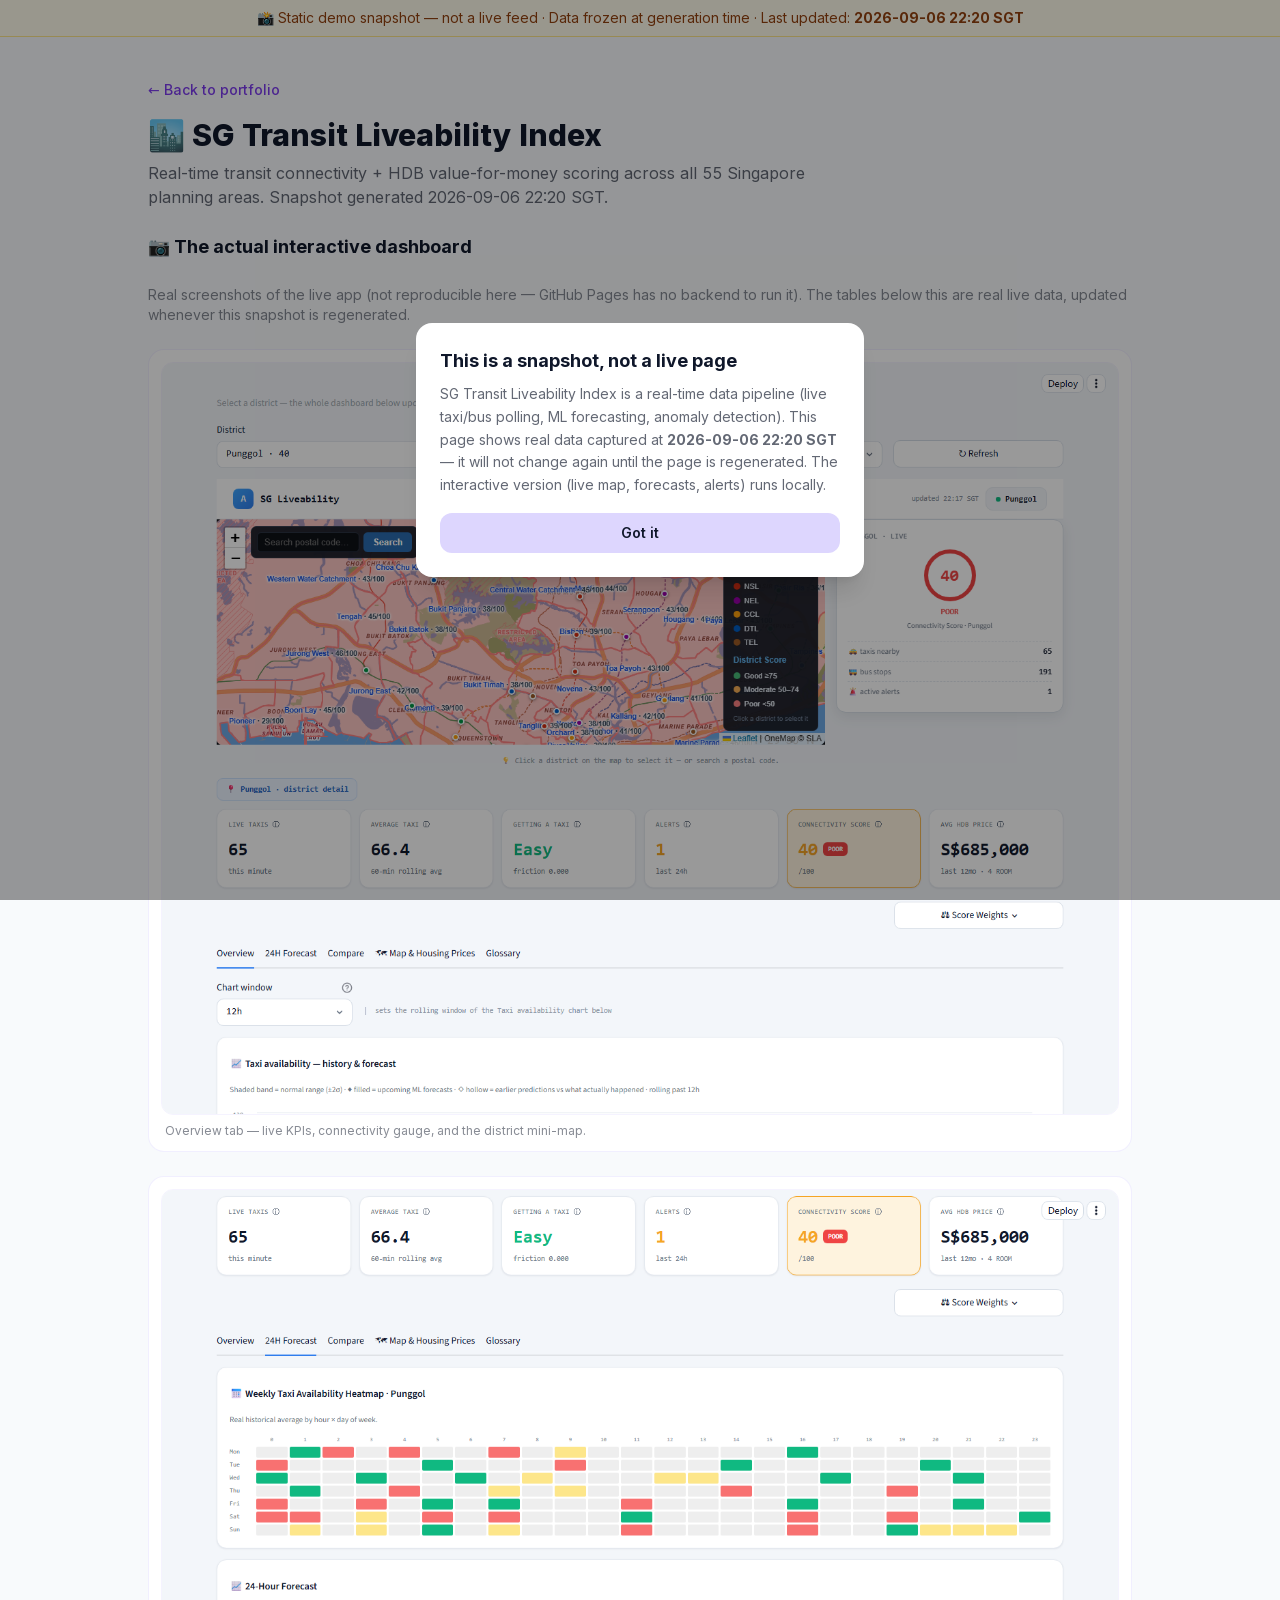
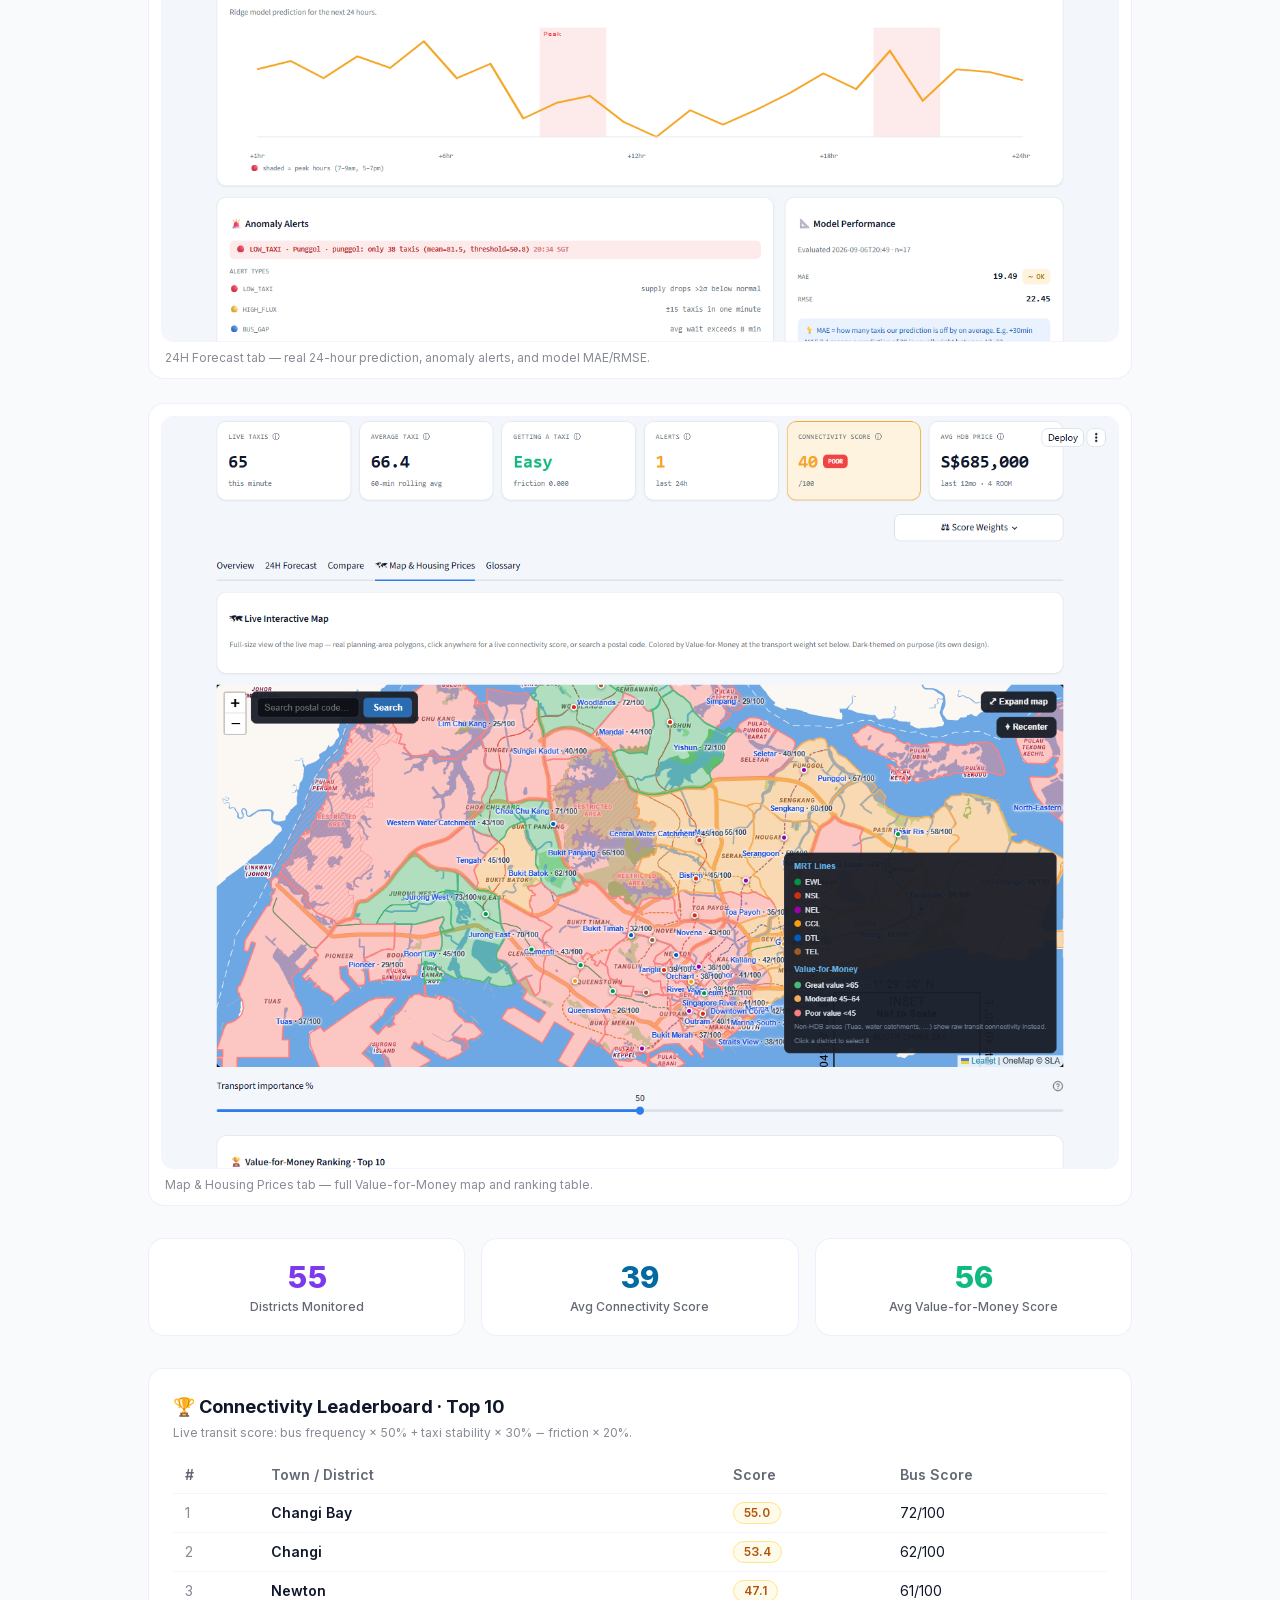
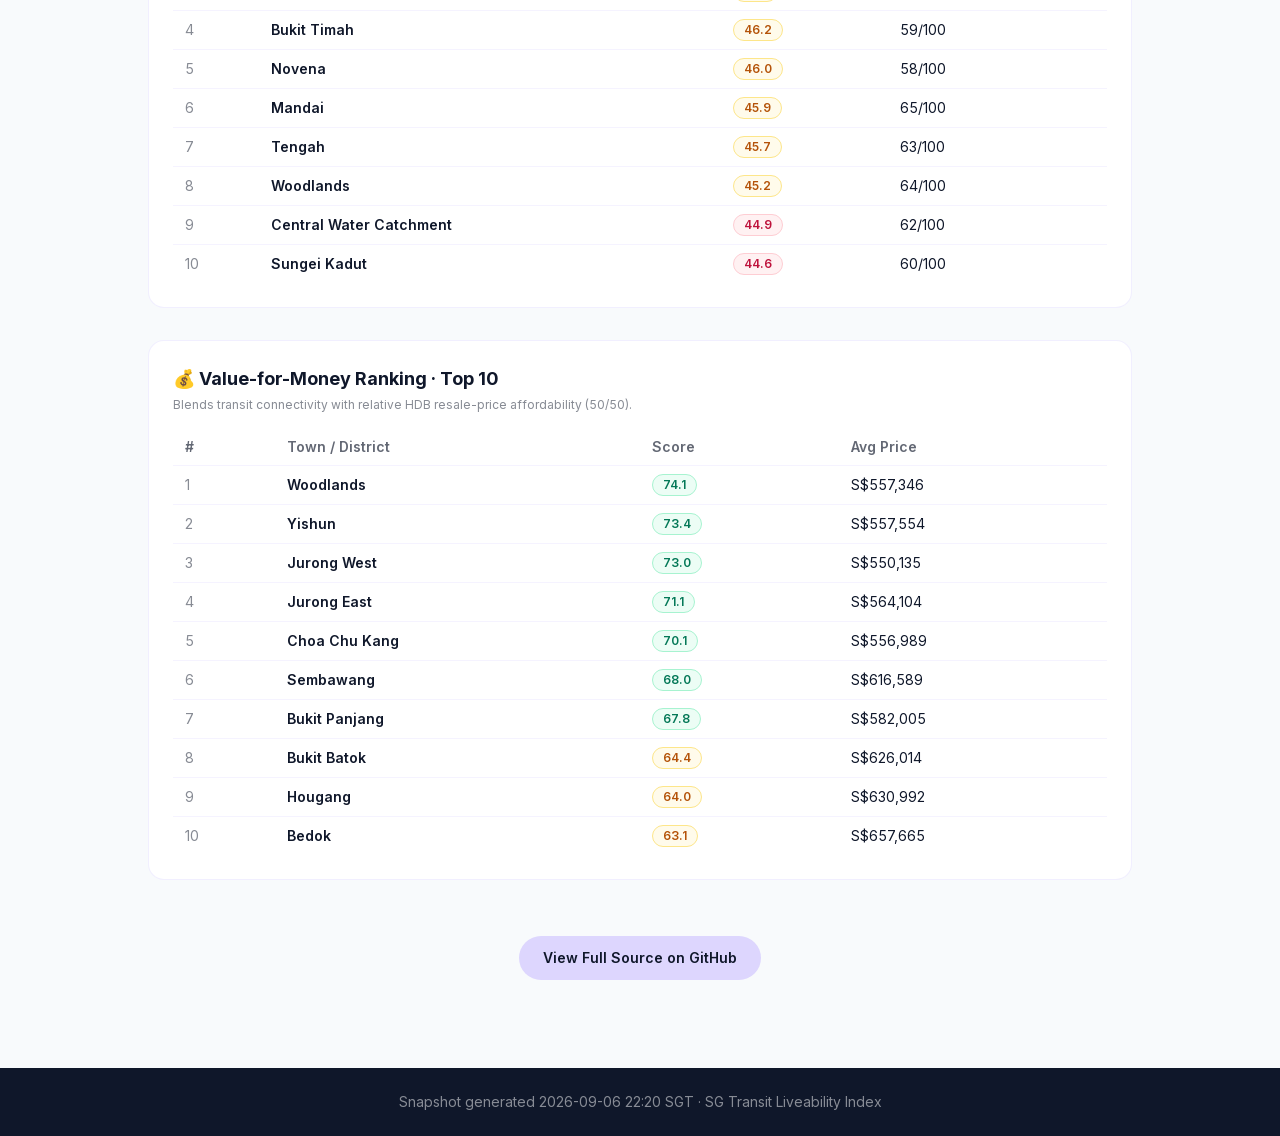
<file: public/sg-transit/index.html>
<!DOCTYPE html>
<html lang="en">
<head>
<meta charset="UTF-8">
<meta name="viewport" content="width=device-width, initial-scale=1.0">
<title>SG Transit Liveability — Demo Snapshot</title>
<meta name="description" content="Static demo snapshot of the SG Transit Liveability Index: live taxi/bus data combined with HDB resale prices across Singapore's 55 planning areas.">
<meta name="theme-color" content="#F8FAFC">
<link rel="icon" href="../favicon.svg" type="image/svg+xml">
<meta property="og:type" content="website">
<meta property="og:title" content="SG Transit Liveability — Demo Snapshot">
<meta property="og:description" content="Static demo snapshot of a live taxi/bus + HDB resale data pipeline for Singapore.">
<meta property="og:url" content="https://hm-base.github.io/Goh-Hui-Min-site/sg-transit/">
<meta property="og:image" content="https://hm-base.github.io/Goh-Hui-Min-site/og-image.png">
<meta name="twitter:card" content="summary_large_image">
<link rel="stylesheet" href="../tailwind.css">
  <link rel="preload" href="../fonts/inter-latin-var.woff" as="font" type="font/woff" crossorigin>
<style>@font-face { font-family: 'Inter'; font-style: normal; font-weight: 400 800; font-display: swap; src: url(../fonts/inter-latin-var.woff) format('woff'); } body{font-family:'Inter',system-ui,'Segoe UI',sans-serif;}</style>
</head>
<body class="bg-[#F8FAFC] text-[#0F172A] antialiased">

<!-- Persistent "not live" banner -->
<div class="bg-amber-50 border-b border-amber-200 text-amber-800 text-sm text-center py-2 px-4">
  📸 Static demo snapshot — not a live feed · Data frozen at generation time · Last updated:
  <strong>2026-09-06 22:20 SGT</strong>
</div>

<!-- One-time modal -->
<div id="snapshot-modal" role="dialog" aria-modal="true" aria-labelledby="snapshot-title" class="fixed inset-0 bg-black/40 z-50 flex items-center justify-center p-4 hidden">
  <div class="bg-white rounded-2xl max-w-md w-full p-6 shadow-xl">
    <h3 id="snapshot-title" class="font-bold text-lg mb-2">This is a snapshot, not a live page</h3>
    <p class="text-sm text-[#0F172A]/65 leading-relaxed mb-4">
      SG Transit Liveability Index is a real-time data pipeline (live taxi/bus polling,
      ML forecasting, anomaly detection). This page shows real data captured at
      <strong>2026-09-06 22:20 SGT</strong> — it will not change again until the page is regenerated.
      The interactive version (live map, forecasts, alerts) runs locally.
    </p>
    <button onclick="document.getElementById('snapshot-modal').classList.add('hidden'); localStorage.setItem('sgSnapshotSeen','1')"
      class="w-full bg-[#DDD6FE] text-[#0F172A] font-semibold py-2.5 rounded-xl hover:bg-violet-200 transition-colors text-sm">
      Got it
    </button>
  </div>
</div>
<script>
  if (!localStorage.getItem('sgSnapshotSeen')) {
    document.getElementById('snapshot-modal').classList.remove('hidden');
  }
</script>

<header class="max-w-5xl mx-auto px-5 pt-10 pb-6">
  <a href="../index.html" class="text-sm text-violet-600 font-medium hover:underline">&larr; Back to portfolio</a>
  <h1 class="text-3xl font-extrabold mt-4 mb-2">🏙️ SG Transit Liveability Index</h1>
  <p class="text-[#0F172A]/65 max-w-2xl">Real-time transit connectivity + HDB value-for-money scoring across
  all 55 Singapore planning areas. Snapshot generated 2026-09-06 22:20 SGT.</p>
</header>

<main class="max-w-5xl mx-auto px-5 pb-16 space-y-8">

  <section class="space-y-6">
    <h2 class="font-bold text-lg">📷 The actual interactive dashboard</h2>
    <p class="text-sm text-[#0F172A]/50 -mt-4">Real screenshots of the live app (not reproducible here — GitHub Pages
    has no backend to run it). The tables below this are real live data, updated whenever this snapshot is regenerated.</p>
    <figure class="bg-white rounded-2xl border border-[#DDD6FE]/40 p-3">
      <img src="screenshots/overview.png" alt="Overview tab — live KPIs, connectivity gauge, and the district mini-map." class="w-full rounded-xl border border-[#DDD6FE]/30">
      <figcaption class="text-xs text-[#0F172A]/50 mt-2 px-1">Overview tab — live KPIs, connectivity gauge, and the district mini-map.</figcaption>
    </figure><figure class="bg-white rounded-2xl border border-[#DDD6FE]/40 p-3">
      <img src="screenshots/24h_forecast.png" alt="24H Forecast tab — real 24-hour prediction, anomaly alerts, and model MAE/RMSE." class="w-full rounded-xl border border-[#DDD6FE]/30">
      <figcaption class="text-xs text-[#0F172A]/50 mt-2 px-1">24H Forecast tab — real 24-hour prediction, anomaly alerts, and model MAE/RMSE.</figcaption>
    </figure><figure class="bg-white rounded-2xl border border-[#DDD6FE]/40 p-3">
      <img src="screenshots/map_housing.png" alt="Map & Housing Prices tab — full Value-for-Money map and ranking table." class="w-full rounded-xl border border-[#DDD6FE]/30">
      <figcaption class="text-xs text-[#0F172A]/50 mt-2 px-1">Map & Housing Prices tab — full Value-for-Money map and ranking table.</figcaption>
    </figure>
  </section>

  <section class="grid grid-cols-3 gap-4">
    <div class="bg-white rounded-2xl border border-[#DDD6FE]/40 p-5 text-center">
      <div class="text-3xl font-extrabold text-violet-600">55</div>
      <div class="text-xs font-medium text-[#0F172A]/65 mt-1">Districts Monitored</div>
    </div>
    <div class="bg-white rounded-2xl border border-[#DDD6FE]/40 p-5 text-center">
      <div class="text-3xl font-extrabold text-sky-700">39</div>
      <div class="text-xs font-medium text-[#0F172A]/65 mt-1">Avg Connectivity Score</div>
    </div>
    <div class="bg-white rounded-2xl border border-[#DDD6FE]/40 p-5 text-center">
      <div class="text-3xl font-extrabold text-emerald-500">56</div>
      <div class="text-xs font-medium text-[#0F172A]/65 mt-1">Avg Value-for-Money Score</div>
    </div>
  </section>

  <section class="bg-white rounded-2xl border border-[#DDD6FE]/40 p-6">
    <h2 class="font-bold text-lg mb-1">🏆 Connectivity Leaderboard · Top 10</h2>
    <p class="text-xs text-[#0F172A]/50 mb-4">Live transit score: bus frequency × 50% + taxi stability × 30% − friction × 20%.</p>
    <table class="w-full text-sm">
      <thead><tr class="text-left">
        <th class="py-2 px-3 font-semibold text-[#0F172A]/65">#</th>
        <th class="py-2 px-3 font-semibold text-[#0F172A]/65">Town / District</th>
        <th class="py-2 px-3 font-semibold text-[#0F172A]/65">Score</th>
        <th class='text-left py-2 px-3 font-semibold text-[#0F172A]/65'>Bus Score</th>
      </tr></thead>
      <tbody><tr class="border-t border-[#DDD6FE]/30">
          <td class="py-2 px-3 text-[#0F172A]/50">1</td>
          <td class="py-2 px-3 font-semibold">Changi Bay</td>
          <td class="py-2 px-3">
            <span class="inline-block px-2.5 py-0.5 rounded-full text-xs font-semibold border bg-amber-50 text-amber-700 border-amber-200">
              55.0
            </span>
          </td>
          <td class='py-2 px-3'>72/100</td>
        </tr><tr class="border-t border-[#DDD6FE]/30">
          <td class="py-2 px-3 text-[#0F172A]/50">2</td>
          <td class="py-2 px-3 font-semibold">Changi</td>
          <td class="py-2 px-3">
            <span class="inline-block px-2.5 py-0.5 rounded-full text-xs font-semibold border bg-amber-50 text-amber-700 border-amber-200">
              53.4
            </span>
          </td>
          <td class='py-2 px-3'>62/100</td>
        </tr><tr class="border-t border-[#DDD6FE]/30">
          <td class="py-2 px-3 text-[#0F172A]/50">3</td>
          <td class="py-2 px-3 font-semibold">Newton</td>
          <td class="py-2 px-3">
            <span class="inline-block px-2.5 py-0.5 rounded-full text-xs font-semibold border bg-amber-50 text-amber-700 border-amber-200">
              47.1
            </span>
          </td>
          <td class='py-2 px-3'>61/100</td>
        </tr><tr class="border-t border-[#DDD6FE]/30">
          <td class="py-2 px-3 text-[#0F172A]/50">4</td>
          <td class="py-2 px-3 font-semibold">Bukit Timah</td>
          <td class="py-2 px-3">
            <span class="inline-block px-2.5 py-0.5 rounded-full text-xs font-semibold border bg-amber-50 text-amber-700 border-amber-200">
              46.2
            </span>
          </td>
          <td class='py-2 px-3'>59/100</td>
        </tr><tr class="border-t border-[#DDD6FE]/30">
          <td class="py-2 px-3 text-[#0F172A]/50">5</td>
          <td class="py-2 px-3 font-semibold">Novena</td>
          <td class="py-2 px-3">
            <span class="inline-block px-2.5 py-0.5 rounded-full text-xs font-semibold border bg-amber-50 text-amber-700 border-amber-200">
              46.0
            </span>
          </td>
          <td class='py-2 px-3'>58/100</td>
        </tr><tr class="border-t border-[#DDD6FE]/30">
          <td class="py-2 px-3 text-[#0F172A]/50">6</td>
          <td class="py-2 px-3 font-semibold">Mandai</td>
          <td class="py-2 px-3">
            <span class="inline-block px-2.5 py-0.5 rounded-full text-xs font-semibold border bg-amber-50 text-amber-700 border-amber-200">
              45.9
            </span>
          </td>
          <td class='py-2 px-3'>65/100</td>
        </tr><tr class="border-t border-[#DDD6FE]/30">
          <td class="py-2 px-3 text-[#0F172A]/50">7</td>
          <td class="py-2 px-3 font-semibold">Tengah</td>
          <td class="py-2 px-3">
            <span class="inline-block px-2.5 py-0.5 rounded-full text-xs font-semibold border bg-amber-50 text-amber-700 border-amber-200">
              45.7
            </span>
          </td>
          <td class='py-2 px-3'>63/100</td>
        </tr><tr class="border-t border-[#DDD6FE]/30">
          <td class="py-2 px-3 text-[#0F172A]/50">8</td>
          <td class="py-2 px-3 font-semibold">Woodlands</td>
          <td class="py-2 px-3">
            <span class="inline-block px-2.5 py-0.5 rounded-full text-xs font-semibold border bg-amber-50 text-amber-700 border-amber-200">
              45.2
            </span>
          </td>
          <td class='py-2 px-3'>64/100</td>
        </tr><tr class="border-t border-[#DDD6FE]/30">
          <td class="py-2 px-3 text-[#0F172A]/50">9</td>
          <td class="py-2 px-3 font-semibold">Central Water Catchment</td>
          <td class="py-2 px-3">
            <span class="inline-block px-2.5 py-0.5 rounded-full text-xs font-semibold border bg-rose-50 text-rose-700 border-rose-200">
              44.9
            </span>
          </td>
          <td class='py-2 px-3'>62/100</td>
        </tr><tr class="border-t border-[#DDD6FE]/30">
          <td class="py-2 px-3 text-[#0F172A]/50">10</td>
          <td class="py-2 px-3 font-semibold">Sungei Kadut</td>
          <td class="py-2 px-3">
            <span class="inline-block px-2.5 py-0.5 rounded-full text-xs font-semibold border bg-rose-50 text-rose-700 border-rose-200">
              44.6
            </span>
          </td>
          <td class='py-2 px-3'>60/100</td>
        </tr></tbody>
    </table>
  </section>

  <section class="bg-white rounded-2xl border border-[#DDD6FE]/40 p-6">
    <h2 class="font-bold text-lg mb-1">💰 Value-for-Money Ranking · Top 10</h2>
    <p class="text-xs text-[#0F172A]/50 mb-4">Blends transit connectivity with relative HDB resale-price affordability (50/50).</p>
    <table class="w-full text-sm">
      <thead><tr class="text-left">
        <th class="py-2 px-3 font-semibold text-[#0F172A]/65">#</th>
        <th class="py-2 px-3 font-semibold text-[#0F172A]/65">Town / District</th>
        <th class="py-2 px-3 font-semibold text-[#0F172A]/65">Score</th>
        <th class='text-left py-2 px-3 font-semibold text-[#0F172A]/65'>Avg Price</th>
      </tr></thead>
      <tbody><tr class="border-t border-[#DDD6FE]/30">
          <td class="py-2 px-3 text-[#0F172A]/50">1</td>
          <td class="py-2 px-3 font-semibold">Woodlands</td>
          <td class="py-2 px-3">
            <span class="inline-block px-2.5 py-0.5 rounded-full text-xs font-semibold border bg-emerald-50 text-emerald-700 border-emerald-200">
              74.1
            </span>
          </td>
          <td class='py-2 px-3'>S$557,346</td>
        </tr><tr class="border-t border-[#DDD6FE]/30">
          <td class="py-2 px-3 text-[#0F172A]/50">2</td>
          <td class="py-2 px-3 font-semibold">Yishun</td>
          <td class="py-2 px-3">
            <span class="inline-block px-2.5 py-0.5 rounded-full text-xs font-semibold border bg-emerald-50 text-emerald-700 border-emerald-200">
              73.4
            </span>
          </td>
          <td class='py-2 px-3'>S$557,554</td>
        </tr><tr class="border-t border-[#DDD6FE]/30">
          <td class="py-2 px-3 text-[#0F172A]/50">3</td>
          <td class="py-2 px-3 font-semibold">Jurong West</td>
          <td class="py-2 px-3">
            <span class="inline-block px-2.5 py-0.5 rounded-full text-xs font-semibold border bg-emerald-50 text-emerald-700 border-emerald-200">
              73.0
            </span>
          </td>
          <td class='py-2 px-3'>S$550,135</td>
        </tr><tr class="border-t border-[#DDD6FE]/30">
          <td class="py-2 px-3 text-[#0F172A]/50">4</td>
          <td class="py-2 px-3 font-semibold">Jurong East</td>
          <td class="py-2 px-3">
            <span class="inline-block px-2.5 py-0.5 rounded-full text-xs font-semibold border bg-emerald-50 text-emerald-700 border-emerald-200">
              71.1
            </span>
          </td>
          <td class='py-2 px-3'>S$564,104</td>
        </tr><tr class="border-t border-[#DDD6FE]/30">
          <td class="py-2 px-3 text-[#0F172A]/50">5</td>
          <td class="py-2 px-3 font-semibold">Choa Chu Kang</td>
          <td class="py-2 px-3">
            <span class="inline-block px-2.5 py-0.5 rounded-full text-xs font-semibold border bg-emerald-50 text-emerald-700 border-emerald-200">
              70.1
            </span>
          </td>
          <td class='py-2 px-3'>S$556,989</td>
        </tr><tr class="border-t border-[#DDD6FE]/30">
          <td class="py-2 px-3 text-[#0F172A]/50">6</td>
          <td class="py-2 px-3 font-semibold">Sembawang</td>
          <td class="py-2 px-3">
            <span class="inline-block px-2.5 py-0.5 rounded-full text-xs font-semibold border bg-emerald-50 text-emerald-700 border-emerald-200">
              68.0
            </span>
          </td>
          <td class='py-2 px-3'>S$616,589</td>
        </tr><tr class="border-t border-[#DDD6FE]/30">
          <td class="py-2 px-3 text-[#0F172A]/50">7</td>
          <td class="py-2 px-3 font-semibold">Bukit Panjang</td>
          <td class="py-2 px-3">
            <span class="inline-block px-2.5 py-0.5 rounded-full text-xs font-semibold border bg-emerald-50 text-emerald-700 border-emerald-200">
              67.8
            </span>
          </td>
          <td class='py-2 px-3'>S$582,005</td>
        </tr><tr class="border-t border-[#DDD6FE]/30">
          <td class="py-2 px-3 text-[#0F172A]/50">8</td>
          <td class="py-2 px-3 font-semibold">Bukit Batok</td>
          <td class="py-2 px-3">
            <span class="inline-block px-2.5 py-0.5 rounded-full text-xs font-semibold border bg-amber-50 text-amber-700 border-amber-200">
              64.4
            </span>
          </td>
          <td class='py-2 px-3'>S$626,014</td>
        </tr><tr class="border-t border-[#DDD6FE]/30">
          <td class="py-2 px-3 text-[#0F172A]/50">9</td>
          <td class="py-2 px-3 font-semibold">Hougang</td>
          <td class="py-2 px-3">
            <span class="inline-block px-2.5 py-0.5 rounded-full text-xs font-semibold border bg-amber-50 text-amber-700 border-amber-200">
              64.0
            </span>
          </td>
          <td class='py-2 px-3'>S$630,992</td>
        </tr><tr class="border-t border-[#DDD6FE]/30">
          <td class="py-2 px-3 text-[#0F172A]/50">10</td>
          <td class="py-2 px-3 font-semibold">Bedok</td>
          <td class="py-2 px-3">
            <span class="inline-block px-2.5 py-0.5 rounded-full text-xs font-semibold border bg-amber-50 text-amber-700 border-amber-200">
              63.1
            </span>
          </td>
          <td class='py-2 px-3'>S$657,665</td>
        </tr></tbody>
    </table>
  </section>

  <section class="text-center py-6">
    <a href="https://github.com/hm-base/sg-transit-liveability" target="_blank" rel="noopener"
       class="inline-flex items-center gap-2 bg-[#DDD6FE] text-[#0F172A] font-semibold px-6 py-3 rounded-full hover:bg-violet-200 transition-all text-sm">
      View Full Source on GitHub
    </a>
  </section>

</main>

<footer class="bg-[#0F172A] text-white/50 py-6 text-center text-sm">
  Snapshot generated 2026-09-06 22:20 SGT · SG Transit Liveability Index
</footer>

</body>
</html>
</file>
